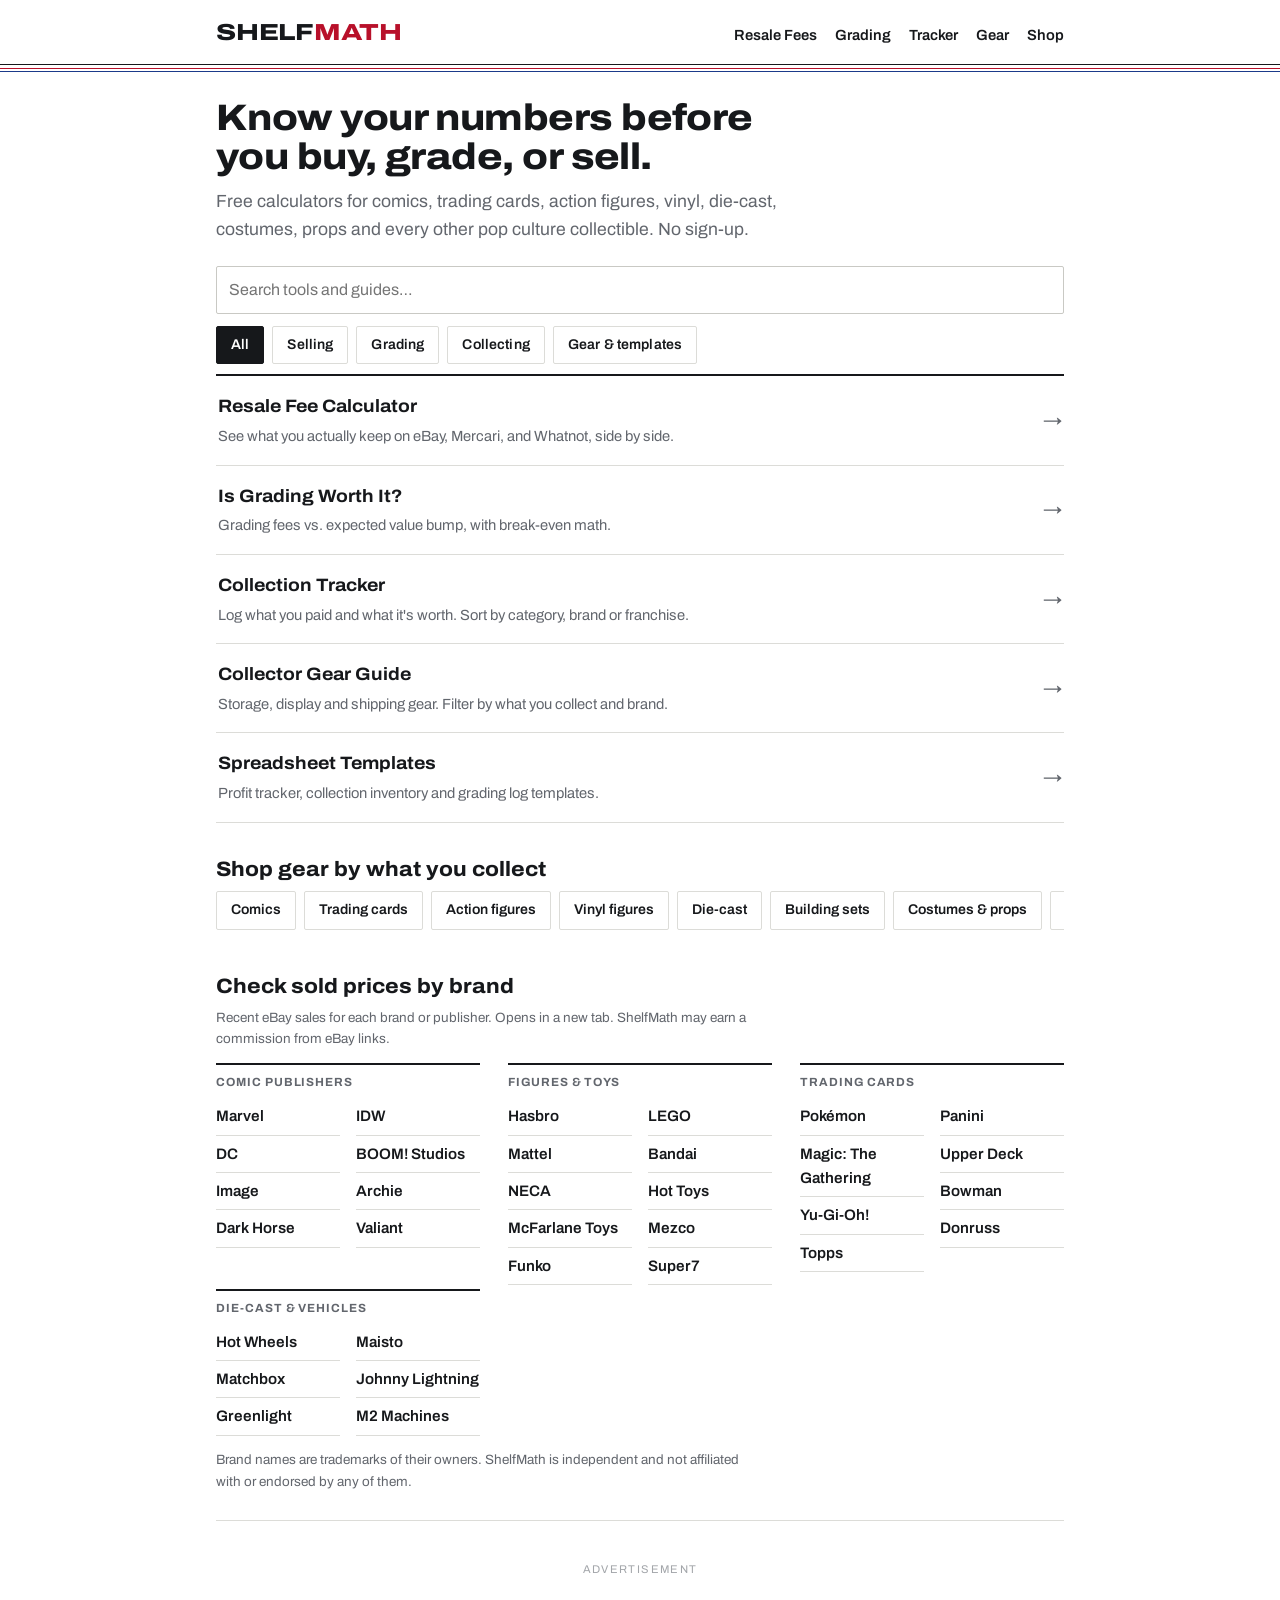
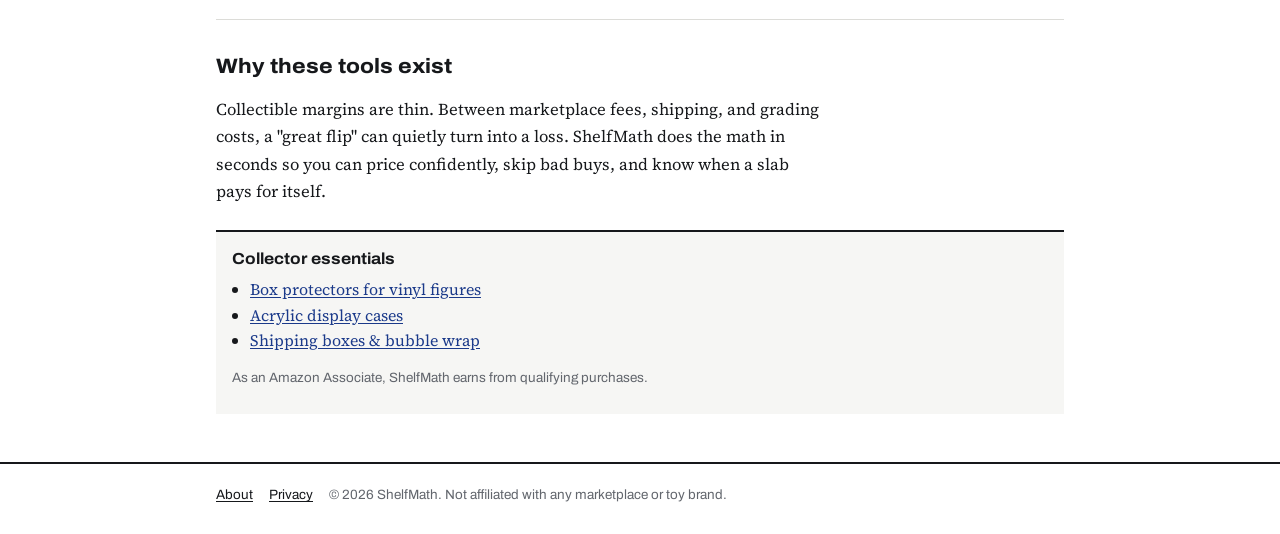
<file: index.html>
<!doctype html>
<html lang="en">
<head>
<meta charset="utf-8">
<meta name="viewport" content="width=device-width,initial-scale=1">
<title>ShelfMath — Free Calculators for Collectors & Resellers: Toys, Comics, Cards</title>
<meta name="description" content="Free tools for collectors and resellers of toys, comics, cards, figures and props: compare eBay, Mercari and Whatnot fees, decide if grading is worth it, and track your collection's value.">
<link rel="canonical" href="https://mwauchope.github.io/shelfmath/">
<link rel="stylesheet" href="style.css">
<link rel="icon" href="favicon.svg" type="image/svg+xml">
<meta property="og:image" content="https://mwauchope.github.io/shelfmath/logo.png">
<meta property="og:site_name" content="ShelfMath">
<!-- AdSense: paste your auto-ads script tag here after approval -->
</head>
<body>
<header><div class="wrap"><a class="logo" href="./">Shelf<span>Math</span></a>
<nav><a href="resale-calculator.html">Resale Fees</a><a href="grading-calculator.html">Grading</a><a href="collection-tracker.html">Tracker</a><a href="gear.html">Gear</a><a href="shop.html">Shop</a></nav></div></header>
<main class="wrap">
<h1>Know your numbers before you buy, grade, or sell.</h1>
<p class="lead">Free calculators for comics, trading cards, action figures, vinyl, die-cast, costumes, props and every other pop culture collectible. No sign-up.</p>
<style>
.chips{display:flex;gap:8px;overflow-x:auto;padding:2px 0 10px;scrollbar-width:none}
.chips::-webkit-scrollbar{display:none}
.chip{flex:none;font-size:.88rem;font-weight:600;border:1px solid var(--line);border-radius:2px;padding:7px 14px;background:var(--card);color:var(--ink);cursor:pointer;text-decoration:none}
.chip[aria-pressed="true"]{background:var(--ink);color:var(--bg);border-color:var(--ink)}
.tool[hidden]{display:none}
</style>
<input id="toolq" type="search" placeholder="Search tools and guides…" aria-label="Search tools and guides" style="margin-bottom:10px">
<div class="chips" id="topics" role="group" aria-label="Filter by topic">
<button class="chip" type="button" data-t="all" aria-pressed="true">All</button><button class="chip" type="button" data-t="selling" aria-pressed="false">Selling</button><button class="chip" type="button" data-t="grading" aria-pressed="false">Grading</button><button class="chip" type="button" data-t="collecting" aria-pressed="false">Collecting</button><button class="chip" type="button" data-t="gear" aria-pressed="false">Gear & templates</button>
</div>
<div class="grid" id="tools">
<a class="tool" href="resale-calculator.html" data-tags="selling"><b>Resale Fee Calculator</b><small>See what you actually keep on eBay, Mercari, and Whatnot, side by side.</small></a>
<a class="tool" href="grading-calculator.html" data-tags="grading selling"><b>Is Grading Worth It?</b><small>Grading fees vs. expected value bump, with break-even math.</small></a>
<a class="tool" href="collection-tracker.html" data-tags="collecting"><b>Collection Tracker</b><small>Log what you paid and what it's worth. Sort by category, brand or franchise.</small></a>
<a class="tool" href="gear.html" data-tags="gear collecting"><b>Collector Gear Guide</b><small>Storage, display and shipping gear. Filter by what you collect and brand.</small></a>
<a class="tool" href="shop.html" data-tags="gear selling grading collecting"><b>Spreadsheet Templates</b><small>Profit tracker, collection inventory and grading log templates.</small></a>
</div>
<p class="note" id="noTools" hidden>No tools match. Try another word.</p>
<h2>Shop gear by what you collect</h2>
<div class="chips">
<a class="chip" href="gear.html#genre=Comics">Comics</a><a class="chip" href="gear.html#genre=Trading+cards">Trading cards</a><a class="chip" href="gear.html#genre=Action+figures">Action figures</a><a class="chip" href="gear.html#genre=Vinyl+figures">Vinyl figures</a><a class="chip" href="gear.html#genre=Die-cast">Die-cast</a><a class="chip" href="gear.html#genre=Building+sets">Building sets</a><a class="chip" href="gear.html#genre=Costumes+%26+props">Costumes & props</a><a class="chip" href="gear.html#genre=Posters+%26+memorabilia">Posters & memorabilia</a><a class="chip" href="gear.html#genre=Shipping">Shipping</a>
</div>
<script>
(function(){let t='all';const q=document.getElementById('toolq');
function apply(){const s=q.value.toLowerCase().trim();let n=0;
document.querySelectorAll('#tools .tool').forEach(a=>{const tags=(a.dataset.tags||'');const okT=t==='all'||!tags||tags.split(' ').includes(t);const okS=!s||a.textContent.toLowerCase().includes(s);a.hidden=!(okT&&okS);if(!a.hidden)n++});
document.getElementById('noTools').hidden=n>0;
document.querySelectorAll('#topics .chip').forEach(c=>c.setAttribute('aria-pressed',c.dataset.t===t))}
document.getElementById('topics').addEventListener('click',e=>{const b=e.target.closest('.chip');if(b){t=b.dataset.t;apply()}});
q.addEventListener('input',apply);})();
</script>
<h2>Check sold prices by brand</h2>
<p class="note" style="margin-top:0">Recent eBay sales for each brand or publisher. Opens in a new tab. ShelfMath may earn a commission from eBay links.</p>
<style>
.brands{display:grid;grid-template-columns:repeat(auto-fit,minmax(240px,1fr));gap:4px 28px;margin-top:12px}
.brands section{border-top:2px solid var(--ink);padding-top:8px}
.brands h3{margin:0 0 6px;font-size:.74rem;letter-spacing:.08em;text-transform:uppercase;color:var(--muted)}
.brands ul{list-style:none;margin:0;padding:0;columns:2;column-gap:16px}
.brands li{break-inside:avoid;font-family:var(--body)}
.brands a{display:block;padding:6px 0;border-bottom:1px solid var(--line);color:var(--ink);text-decoration:none;font-weight:600;font-size:.95rem}
.brands a:hover{color:var(--accent)}
</style>
<div class="brands" id="brands"></div>
<p class="note">Brand names are trademarks of their owners. ShelfMath is independent and not affiliated with or endorsed by any of them.</p>
<script>
(function(){
const EPN='&mkevt=1&mkcid=1&mkrid=711-53200-19255-0&campid=YOURCAMPID&toolid=10001&customid=brands';
const B={
 'Comic publishers':[['Marvel','marvel comics'],['DC','dc comics'],['Image','image comics'],['Dark Horse','dark horse comics'],['IDW','idw comics'],['BOOM! Studios','boom studios comics'],['Archie','archie comics'],['Valiant','valiant comics']],
 'Figures & toys':[['Hasbro','hasbro action figure'],['Mattel','mattel action figure'],['NECA','neca figure'],['McFarlane Toys','mcfarlane toys figure'],['Funko','funko pop'],['LEGO','lego set'],['Bandai','bandai figure'],['Hot Toys','hot toys figure'],['Mezco','mezco one 12'],['Super7','super7 figure']],
 'Trading cards':[['Pokémon','pokemon cards'],['Magic: The Gathering','magic the gathering cards'],['Yu-Gi-Oh!','yugioh cards'],['Topps','topps cards'],['Panini','panini cards'],['Upper Deck','upper deck cards'],['Bowman','bowman cards'],['Donruss','donruss cards']],
 'Die-cast & vehicles':[['Hot Wheels','hot wheels'],['Matchbox','matchbox cars'],['Greenlight','greenlight diecast'],['Maisto','maisto diecast'],['Johnny Lightning','johnny lightning diecast'],['M2 Machines','m2 machines diecast']],
};
const esc=s=>String(s).replace(/[&<>"]/g,c=>({'&':'&amp;','<':'&lt;','>':'&gt;','"':'&quot;'}[c]));
document.getElementById('brands').innerHTML=Object.entries(B).map(([g,list])=>`<section><h3>${esc(g)}</h3><ul>${list.map(([n,q])=>`<li><a rel="sponsored nofollow noopener" target="_blank" href="https://www.ebay.com/sch/i.html?_nkw=${encodeURIComponent(q)}&LH_Sold=1&LH_Complete=1${EPN}">${esc(n)}</a></li>`).join('')}</ul></section>`).join('');
})();
</script>
<div class="ad"><!-- Ad slot: home-mid -->Advertisement</div>
<h2>Why these tools exist</h2>
<p>Collectible margins are thin. Between marketplace fees, shipping, and grading costs, a "great flip" can quietly turn into a loss. ShelfMath does the math in seconds so you can price confidently, skip bad buys, and know when a slab pays for itself.</p>
<div class="aff"><b>Collector essentials</b>
<ul>
<li><a rel="sponsored nofollow" href="https://www.amazon.com/s?k=vinyl+figure+box+protectors&tag=YOURTAG-20">Box protectors for vinyl figures</a></li>
<li><a rel="sponsored nofollow" href="https://www.amazon.com/s?k=acrylic+display+case+action+figure&tag=YOURTAG-20">Acrylic display cases</a></li>
<li><a rel="sponsored nofollow" href="https://www.amazon.com/s?k=shipping+boxes+bubble+wrap+kit&tag=YOURTAG-20">Shipping boxes & bubble wrap</a></li>
</ul><p class="note">As an Amazon Associate, ShelfMath earns from qualifying purchases.</p></div>
<div class="card" hidden data-newsletter><b>Fee changes & flip tips, once a month</b>
<p class="note" style="margin:4px 0 10px">Marketplace fee updates, new free tools, and what's selling in comics, cards and figures. No spam.</p>
<form name="newsletter" method="POST" data-netlify="true" netlify-honeypot="bot-field" action="thanks.html">
<input type="hidden" name="form-name" value="newsletter"><p hidden><label>Leave blank <input name="bot-field"></label></p>
<div style="display:flex;gap:10px"><input type="email" name="email" required placeholder="you@email.com" aria-label="Email address"><button type="submit">Subscribe</button></div>
</form></div>
</main>
<footer><div class="wrap"><a href="about.html">About</a><a href="privacy.html">Privacy</a><span>© 2026 ShelfMath. Not affiliated with any marketplace or toy brand.</span></div></footer>
</body>
</html>
</file>
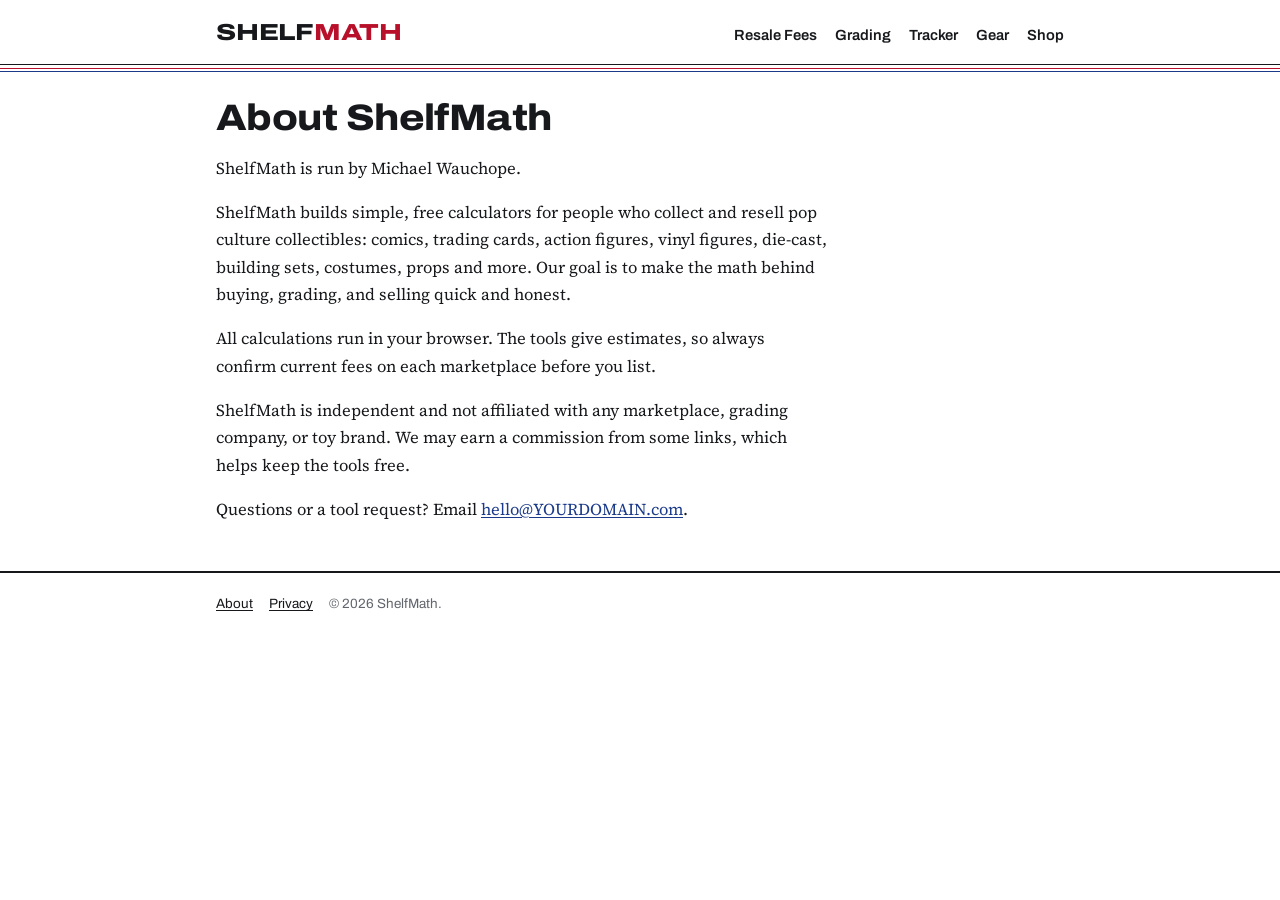
<file: about.html>
<!doctype html>
<html lang="en">
<head>
<meta charset="utf-8">
<meta name="viewport" content="width=device-width,initial-scale=1">
<title>About | ShelfMath</title>
<meta name="description" content="About ShelfMath, free calculators for collectible toy collectors and resellers.">
<link rel="stylesheet" href="style.css">
<link rel="icon" href="favicon.svg" type="image/svg+xml">
<meta property="og:image" content="https://mwauchope.github.io/shelfmath/logo.png">
<meta property="og:site_name" content="ShelfMath">
</head>
<body>
<header><div class="wrap"><a class="logo" href="./">Shelf<span>Math</span></a>
<nav><a href="resale-calculator.html">Resale Fees</a><a href="grading-calculator.html">Grading</a><a href="collection-tracker.html">Tracker</a><a href="gear.html">Gear</a><a href="shop.html">Shop</a></nav></div></header>
<main class="wrap">
<h1>About ShelfMath</h1>
<p>ShelfMath is run by Michael Wauchope.</p>
<p>ShelfMath builds simple, free calculators for people who collect and resell pop culture collectibles: comics, trading cards, action figures, vinyl figures, die-cast, building sets, costumes, props and more. Our goal is to make the math behind buying, grading, and selling quick and honest.</p>
<p>All calculations run in your browser. The tools give estimates, so always confirm current fees on each marketplace before you list.</p>
<p>ShelfMath is independent and not affiliated with any marketplace, grading company, or toy brand. We may earn a commission from some links, which helps keep the tools free.</p>
<p>Questions or a tool request? Email <a href="mailto:hello@YOURDOMAIN.com">hello@YOURDOMAIN.com</a>.</p>
</main>
<footer><div class="wrap"><a href="about.html">About</a><a href="privacy.html">Privacy</a><span>© 2026 ShelfMath.</span></div></footer>
</body>
</html>
</file>
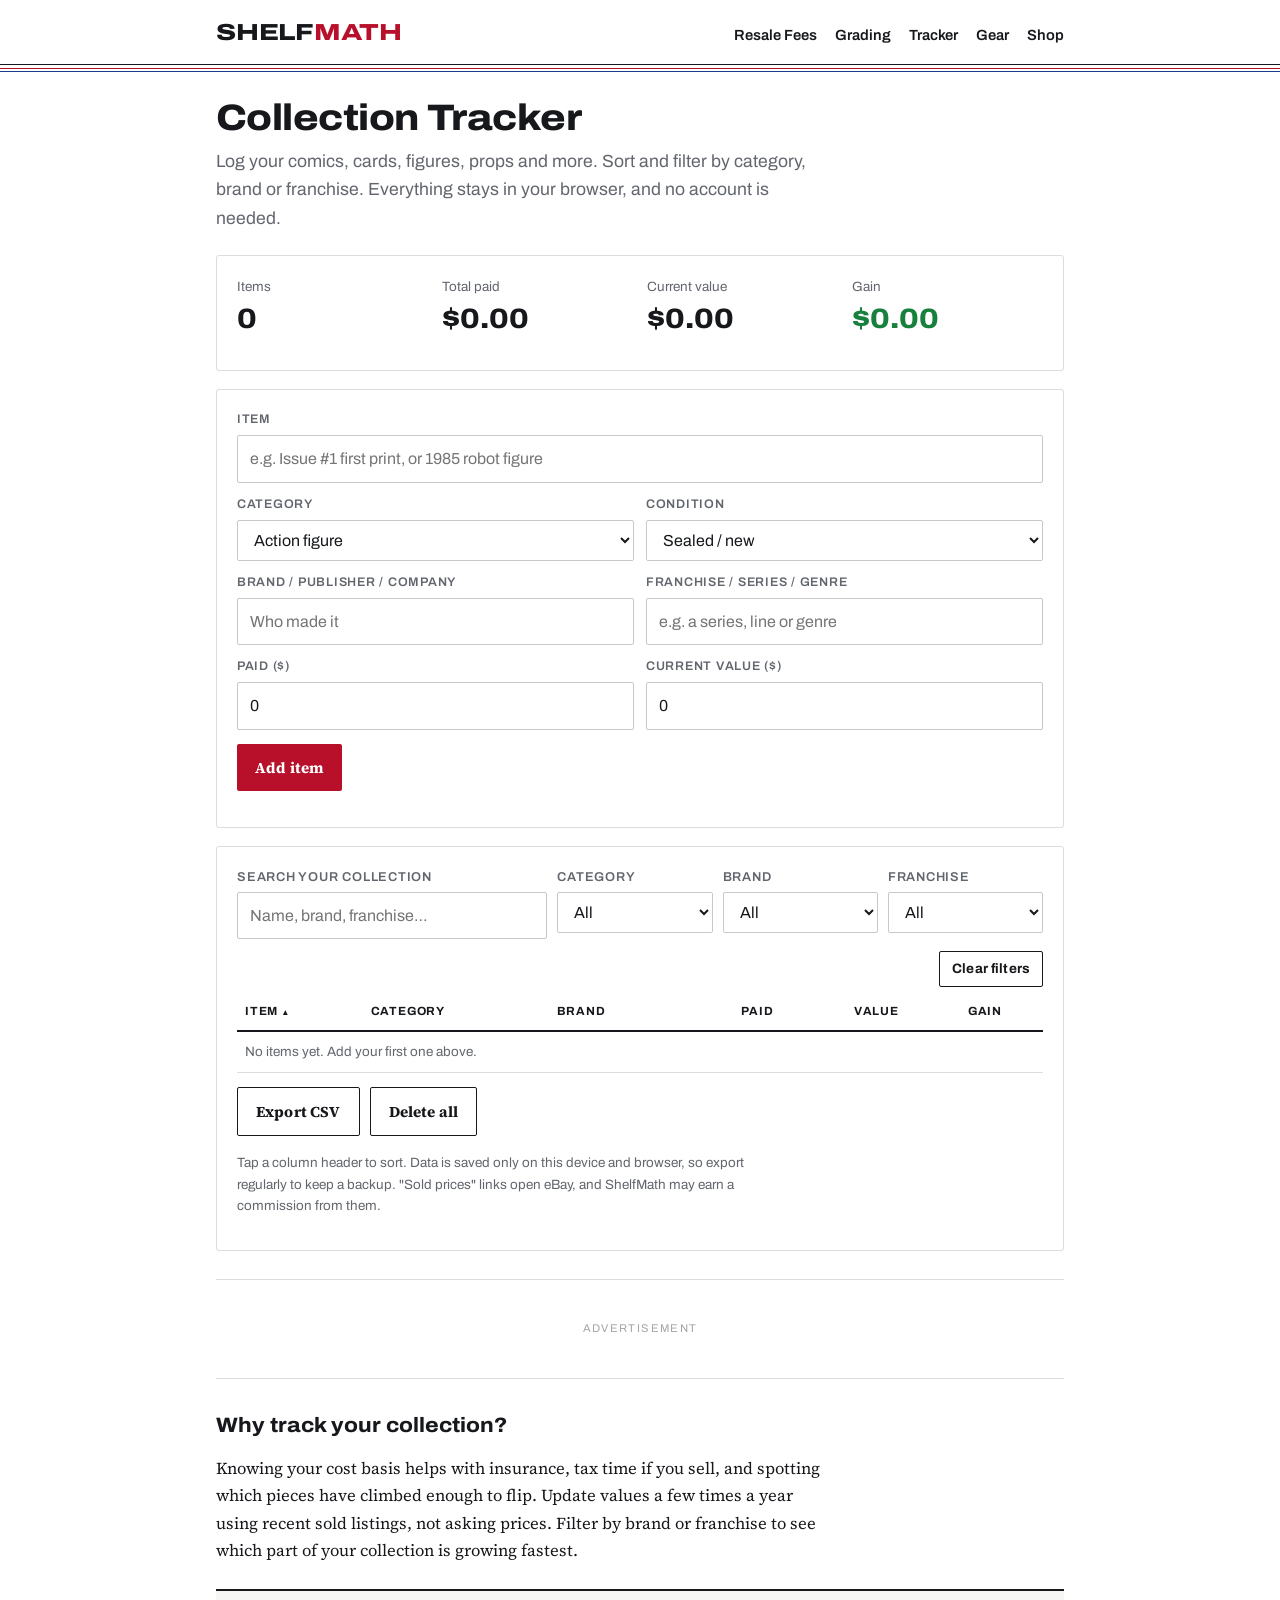
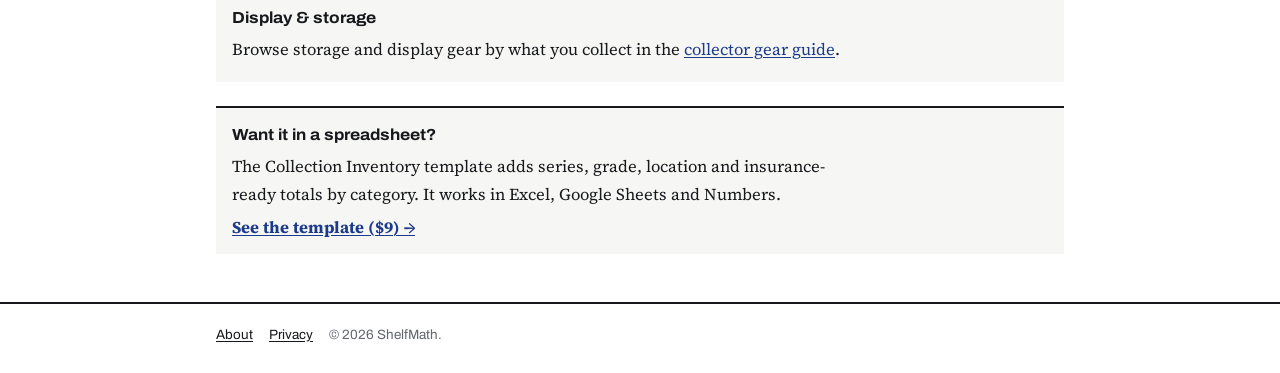
<file: collection-tracker.html>
<!doctype html>
<html lang="en">
<head>
<meta charset="utf-8">
<meta name="viewport" content="width=device-width,initial-scale=1">
<title>Free Collection Tracker for Comics, Cards & Figures | ShelfMath</title>
<meta name="description" content="Track your comic, card, figure or toy collection for free. Sort and filter by category, brand or franchise, see total value and gain, and export to CSV.">
<link rel="canonical" href="https://mwauchope.github.io/shelfmath/collection-tracker.html">
<link rel="stylesheet" href="style.css">
<link rel="icon" href="favicon.svg" type="image/svg+xml">
<meta property="og:image" content="https://mwauchope.github.io/shelfmath/logo.png">
<meta property="og:site_name" content="ShelfMath">
<!-- AdSense: paste your auto-ads script tag here after approval -->
<style>
.filters{display:grid;grid-template-columns:2fr 1fr 1fr 1fr;gap:10px}
@media (max-width:640px){.filters{grid-template-columns:1fr 1fr}.filters .search{grid-column:1/-1}}
.filters label{margin:0 0 4px;font-size:.8rem;color:var(--muted)}
th.sortable{cursor:pointer;user-select:none;white-space:nowrap}
th.sortable:hover{color:var(--ink)}
th.sortable[aria-sort="ascending"]::after{content:" ▲";font-size:.7em}
th.sortable[aria-sort="descending"]::after{content:" ▼";font-size:.7em}
td .sub{color:var(--muted);font-size:.8rem}
.rm{padding:4px 9px;font-size:.85rem}
.bar{display:flex;justify-content:space-between;align-items:center;gap:10px;flex-wrap:wrap;margin:12px 0 6px}
</style>
</head>
<body>
<header><div class="wrap"><a class="logo" href="./">Shelf<span>Math</span></a>
<nav><a href="resale-calculator.html">Resale Fees</a><a href="grading-calculator.html">Grading</a><a href="collection-tracker.html">Tracker</a><a href="gear.html">Gear</a><a href="shop.html">Shop</a></nav></div></header>
<main class="wrap">
<h1>Collection Tracker</h1>
<p class="lead">Log your comics, cards, figures, props and more. Sort and filter by category, brand or franchise. Everything stays in your browser, and no account is needed.</p>

<div class="card">
<div class="grid" style="grid-template-columns:repeat(auto-fit,minmax(150px,1fr))">
<div><div class="note" id="lblCount">Items</div><div class="big" id="count">0</div></div>
<div><div class="note">Total paid</div><div class="big" id="paid">$0</div></div>
<div><div class="note">Current value</div><div class="big" id="value">$0</div></div>
<div><div class="note">Gain</div><div class="big" id="gain">$0</div></div>
</div>
<p class="note" id="scope" style="margin:8px 0 0"></p>
</div>

<div class="card">
<form id="f">
<label for="name" style="margin-top:0">Item</label><input id="name" required placeholder="e.g. Issue #1 first print, or 1985 robot figure">
<div class="row">
<div><label for="cat">Category</label><select id="cat"><option>Action figure</option><option>Comic</option><option>Trading card</option><option>Vinyl figure</option><option>Die-cast</option><option>Building set</option><option>Costume / prop</option><option>Poster / memorabilia</option><option>Video game</option><option>Plush</option><option>Other</option></select></div>
<div><label for="cond">Condition</label><select id="cond"><option>Sealed / new</option><option>Mint / near mint</option><option>Loose, complete</option><option>Loose, incomplete</option><option>Graded</option><option>Used / played</option></select></div>
</div>
<div class="row">
<div><label for="brand">Brand / publisher / company</label><input id="brand" list="brandList" placeholder="Who made it"><datalist id="brandList"></datalist></div>
<div><label for="fran">Franchise / series / genre</label><input id="fran" list="franList" placeholder="e.g. a series, line or genre"><datalist id="franList"></datalist></div>
</div>
<div class="row">
<div><label for="cost">Paid ($)</label><input id="cost" type="number" inputmode="decimal" min="0" step="0.01" value="0"></div>
<div><label for="val">Current value ($)</label><input id="val" type="number" inputmode="decimal" min="0" step="0.01" value="0"></div>
</div>
<p style="margin-top:14px"><button type="submit">Add item</button></p>
</form>
</div>

<div class="card">
<div class="filters">
<div class="search"><label for="q">Search your collection</label><input id="q" type="search" placeholder="Name, brand, franchise…"></div>
<div><label for="fCat">Category</label><select id="fCat"></select></div>
<div><label for="fBrand">Brand</label><select id="fBrand"></select></div>
<div><label for="fFran">Franchise</label><select id="fFran"></select></div>
</div>
<div class="bar"><span class="note" id="showing"></span><button class="ghost" id="clearF" type="button" style="padding:6px 12px;font-size:.85rem">Clear filters</button></div>
<div class="tablewrap"><table>
<thead><tr>
<th class="sortable" data-k="name">Item</th><th class="sortable" data-k="cat">Category</th><th class="sortable" data-k="brand">Brand</th>
<th class="sortable num" data-k="cost">Paid</th><th class="sortable num" data-k="val">Value</th><th class="sortable num" data-k="gain">Gain</th><th></th>
</tr></thead>
<tbody id="list"></tbody>
</table></div>
<p style="margin-top:14px;display:flex;gap:10px;flex-wrap:wrap"><button class="ghost" id="csv" type="button">Export CSV</button><button class="ghost" id="clear" type="button">Delete all</button></p>
<p class="note">Tap a column header to sort. Data is saved only on this device and browser, so export regularly to keep a backup. "Sold prices" links open eBay, and ShelfMath may earn a commission from them.</p>
</div>

<div class="ad"><!-- Ad slot: tracker-mid -->Advertisement</div>

<h2>Why track your collection?</h2>
<p>Knowing your cost basis helps with insurance, tax time if you sell, and spotting which pieces have climbed enough to flip. Update values a few times a year using recent sold listings, not asking prices. Filter by brand or franchise to see which part of your collection is growing fastest.</p>

<div class="aff"><b>Display & storage</b>
<p style="margin:6px 0">Browse storage and display gear by what you collect in the <a href="gear.html">collector gear guide</a>.</p>
</div>
<div class="aff"><b>Want it in a spreadsheet?</b><p style="margin:6px 0">The Collection Inventory template adds series, grade, location and insurance-ready totals by category. It works in Excel, Google Sheets and Numbers.</p><p style="margin:0"><a href="shop.html"><b>See the template ($9) →</b></a></p></div>
<div class="card" hidden data-newsletter><b>Fee changes & flip tips, once a month</b>
<p class="note" style="margin:4px 0 10px">Marketplace fee updates, new free tools, and what's selling in comics, cards and figures. No spam.</p>
<form name="newsletter" method="POST" data-netlify="true" netlify-honeypot="bot-field" action="thanks.html">
<input type="hidden" name="form-name" value="newsletter"><p hidden><label>Leave blank <input name="bot-field"></label></p>
<div style="display:flex;gap:10px"><input type="email" name="email" required placeholder="you@email.com" aria-label="Email address"><button type="submit">Subscribe</button></div>
</form></div>
</main>
<footer><div class="wrap"><a href="about.html">About</a><a href="privacy.html">Privacy</a><span>© 2026 ShelfMath.</span></div></footer>
<script>
const KEY='shelfmath-collection';
const EPN='&mkevt=1&mkcid=1&mkrid=711-53200-19255-0&campid=YOURCAMPID&toolid=10001';
let items=[];
try{items=JSON.parse(localStorage.getItem(KEY))||[]}catch(e){items=[]}
items=items.map(i=>({name:i.name||'',cat:i.cat||'Other',cond:i.cond||'',brand:i.brand||'',fran:i.fran||'',cost:+i.cost||0,val:+i.val||0,id:i.id||Math.random().toString(36).slice(2)}));
const $=id=>document.getElementById(id);
const fmt=n=>(n<0?'-$':'$')+Math.abs(n).toLocaleString(undefined,{minimumFractionDigits:2,maximumFractionDigits:2});
const esc=s=>String(s).replace(/[&<>"]/g,c=>({'&':'&amp;','<':'&lt;','>':'&gt;','"':'&quot;'}[c]));
const st={q:'',cat:'All',brand:'All',fran:'All',sortK:'name',sortDir:1};
function save(){try{localStorage.setItem(KEY,JSON.stringify(items))}catch(e){}}
const uniq=k=>[...new Set(items.map(i=>i[k]).filter(Boolean))].sort((a,b)=>a.localeCompare(b));
function fillSelect(el,vals,cur){el.innerHTML=['All',...vals].map(v=>`<option>${esc(v)}</option>`).join('');el.value=vals.includes(cur)?cur:'All';return el.value}
function render(){
  st.cat=fillSelect($('fCat'),uniq('cat'),st.cat);
  st.brand=fillSelect($('fBrand'),uniq('brand'),st.brand);
  st.fran=fillSelect($('fFran'),uniq('fran'),st.fran);
  const COMMON=['Marvel','DC','Image','Dark Horse','IDW','BOOM! Studios','Hasbro','Mattel','NECA','McFarlane Toys','Funko','LEGO','Bandai','Hot Toys','Mezco','Super7','Pokémon','Magic: The Gathering','Yu-Gi-Oh!','Topps','Panini','Upper Deck','Hot Wheels','Matchbox','Greenlight'];
  $('brandList').innerHTML=[...new Set([...uniq('brand'),...COMMON])].map(v=>`<option value="${esc(v)}">`).join('');
  $('franList').innerHTML=uniq('fran').map(v=>`<option value="${esc(v)}">`).join('');
  const q=st.q.toLowerCase().trim();
  let list=items.filter(i=>(st.cat==='All'||i.cat===st.cat)&&(st.brand==='All'||i.brand===st.brand)&&(st.fran==='All'||i.fran===st.fran)&&(!q||[i.name,i.brand,i.fran,i.cat,i.cond].join(' ').toLowerCase().includes(q)));
  const key=i=>st.sortK==='gain'?i.val-i.cost:i[st.sortK];
  list.sort((a,b)=>{const x=key(a),y=key(b);return (typeof x==='number'?x-y:String(x).localeCompare(String(y)))*st.sortDir});
  document.querySelectorAll('th.sortable').forEach(th=>th.setAttribute('aria-sort',th.dataset.k===st.sortK?(st.sortDir>0?'ascending':'descending'):'none'));
  $('list').innerHTML=list.length?list.map(it=>{const g=it.val-it.cost;
    const sub=[it.fran,it.cond].filter(Boolean).map(esc).join(' · ');
    return`<tr><td><b>${esc(it.name)}</b><br><span class="sub">${sub}${sub?' · ':''}<a rel="sponsored nofollow noopener" target="_blank" href="https://www.ebay.com/sch/i.html?_nkw=${encodeURIComponent(it.name)}&LH_Sold=1&LH_Complete=1${EPN}&customid=tracker">sold prices</a></span></td><td>${esc(it.cat)}</td><td>${esc(it.brand)||'<span class="sub">—</span>'}</td><td class="num">${fmt(it.cost)}</td><td class="num">${fmt(it.val)}</td><td class="num ${g>=0?'pos':'neg'}">${fmt(g)}</td><td><button class="ghost rm" data-id="${it.id}" aria-label="Remove ${esc(it.name)}">✕</button></td></tr>`}).join('')
    :`<tr><td colspan="7" class="note">${items.length?'No items match these filters.':'No items yet. Add your first one above.'}</td></tr>`;
  const filtered=list.length!==items.length;
  const paid=list.reduce((a,b)=>a+b.cost,0),val=list.reduce((a,b)=>a+b.val,0);
  $('count').textContent=list.length;
  $('paid').textContent=fmt(paid);$('value').textContent=fmt(val);
  const g=$('gain');g.textContent=fmt(val-paid);g.className='big '+(val-paid>=0?'pos':'neg');
  $('scope').textContent=filtered?`Totals for the ${list.length} filtered item${list.length===1?'':'s'} (of ${items.length}).`:'';
  $('showing').textContent=items.length?`Showing ${list.length} of ${items.length}`:'';
}
$('f').addEventListener('submit',e=>{e.preventDefault();
  const v=id=>$(id).value.trim();
  items.push({name:v('name'),cat:v('cat'),cond:v('cond'),brand:v('brand'),fran:v('fran'),cost:parseFloat(v('cost'))||0,val:parseFloat(v('val'))||0,id:Math.random().toString(36).slice(2)});
  save();const keep={cat:v('cat'),brand:v('brand'),fran:v('fran')};e.target.reset();
  $('cat').value=keep.cat;$('brand').value=keep.brand;$('fran').value=keep.fran;
  render();$('name').focus();});
$('list').addEventListener('click',e=>{const b=e.target.closest('.rm');if(b){items=items.filter(i=>i.id!==b.dataset.id);save();render();}});
document.querySelectorAll('th.sortable').forEach(th=>th.addEventListener('click',()=>{const k=th.dataset.k;if(st.sortK===k)st.sortDir*=-1;else{st.sortK=k;st.sortDir=['cost','val','gain'].includes(k)?-1:1}render()}));
$('q').addEventListener('input',e=>{st.q=e.target.value;render()});
[['fCat','cat'],['fBrand','brand'],['fFran','fran']].forEach(([id,k])=>$(id).addEventListener('change',e=>{st[k]=e.target.value;render()}));
$('clearF').addEventListener('click',()=>{Object.assign(st,{q:'',cat:'All',brand:'All',fran:'All'});$('q').value='';render()});
$('clear').addEventListener('click',()=>{if(confirm('Delete every item in your collection?')){items=[];save();render();}});
$('csv').addEventListener('click',()=>{
  const q=s=>'"'+String(s).replace(/"/g,'""')+'"';
  const csv=['Item,Category,Brand,Franchise,Condition,Paid,Value,Gain'].concat(items.map(i=>[q(i.name),q(i.cat),q(i.brand),q(i.fran),q(i.cond),i.cost,i.val,(i.val-i.cost).toFixed(2)].join(','))).join('\n');
  const a=document.createElement('a');a.href=URL.createObjectURL(new Blob([csv],{type:'text/csv'}));a.download='collection.csv';a.click();});
render();
</script>
</body>
</html>
</file>
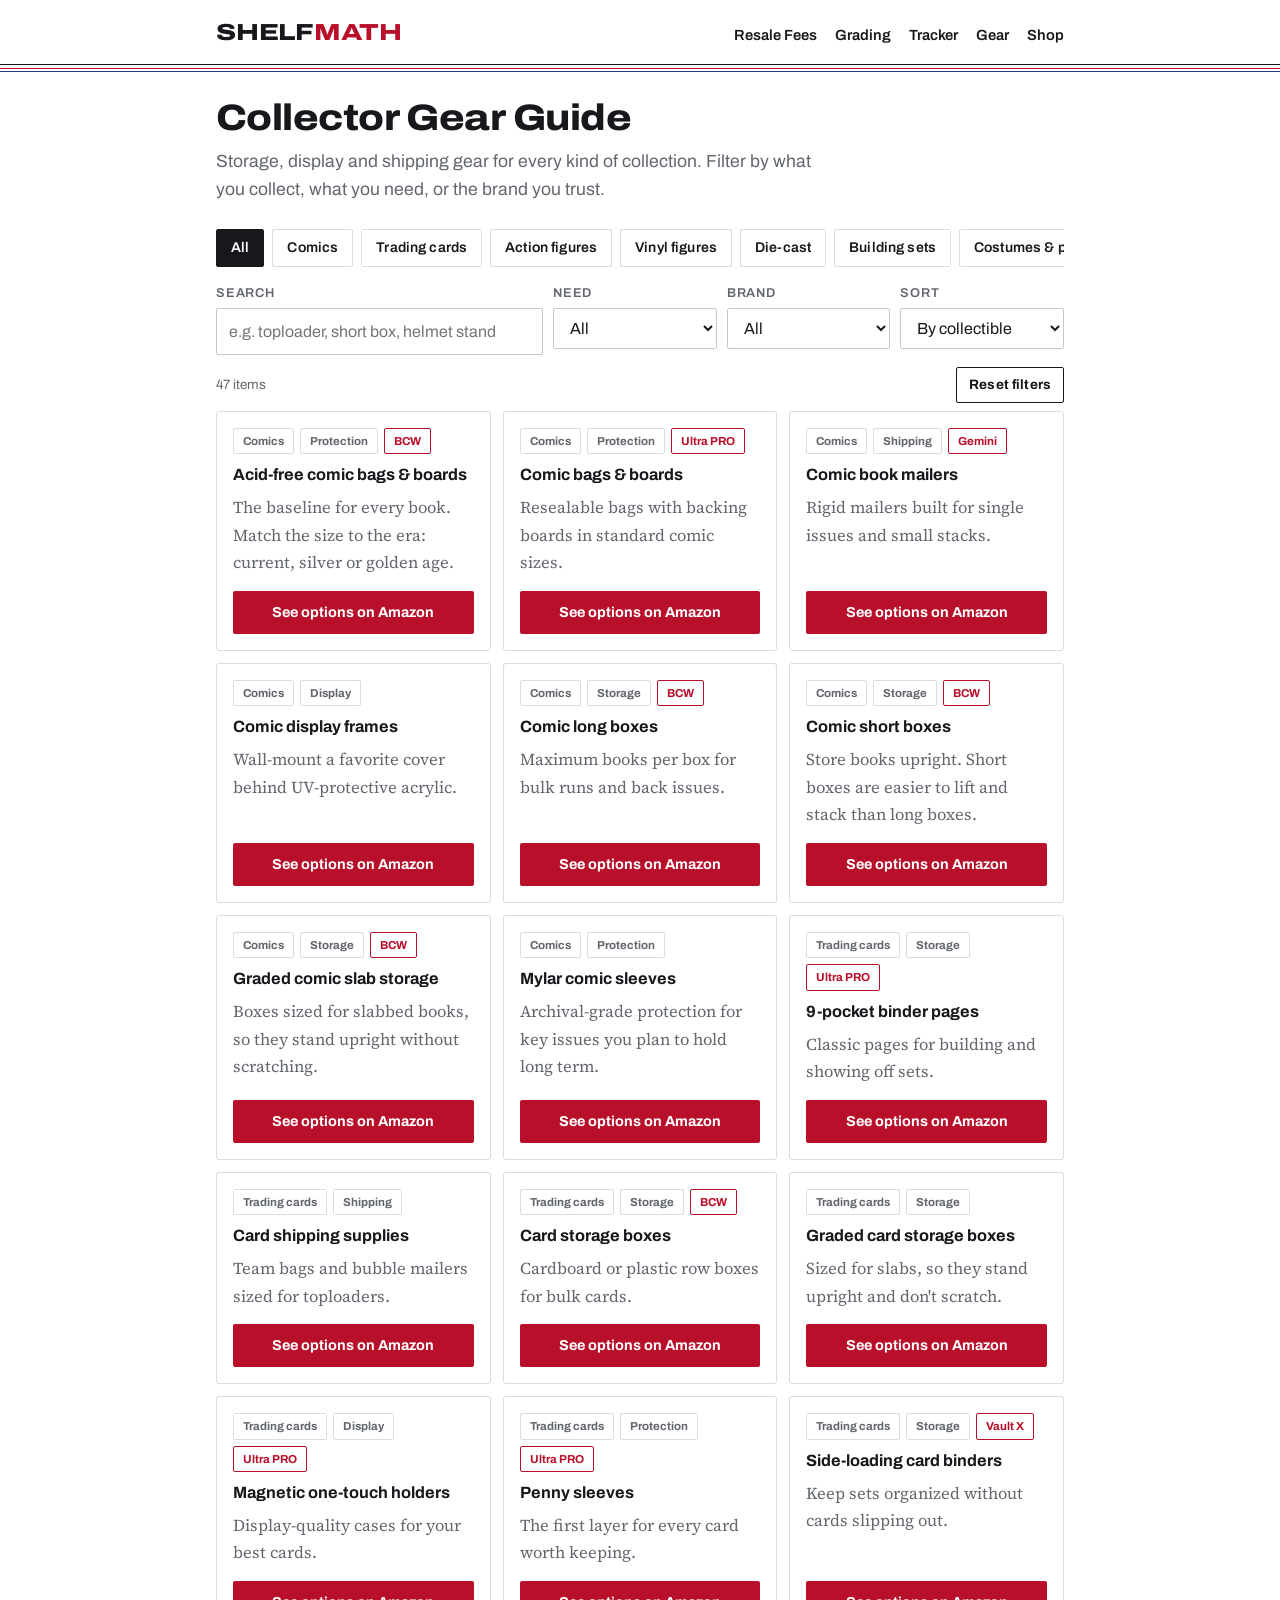
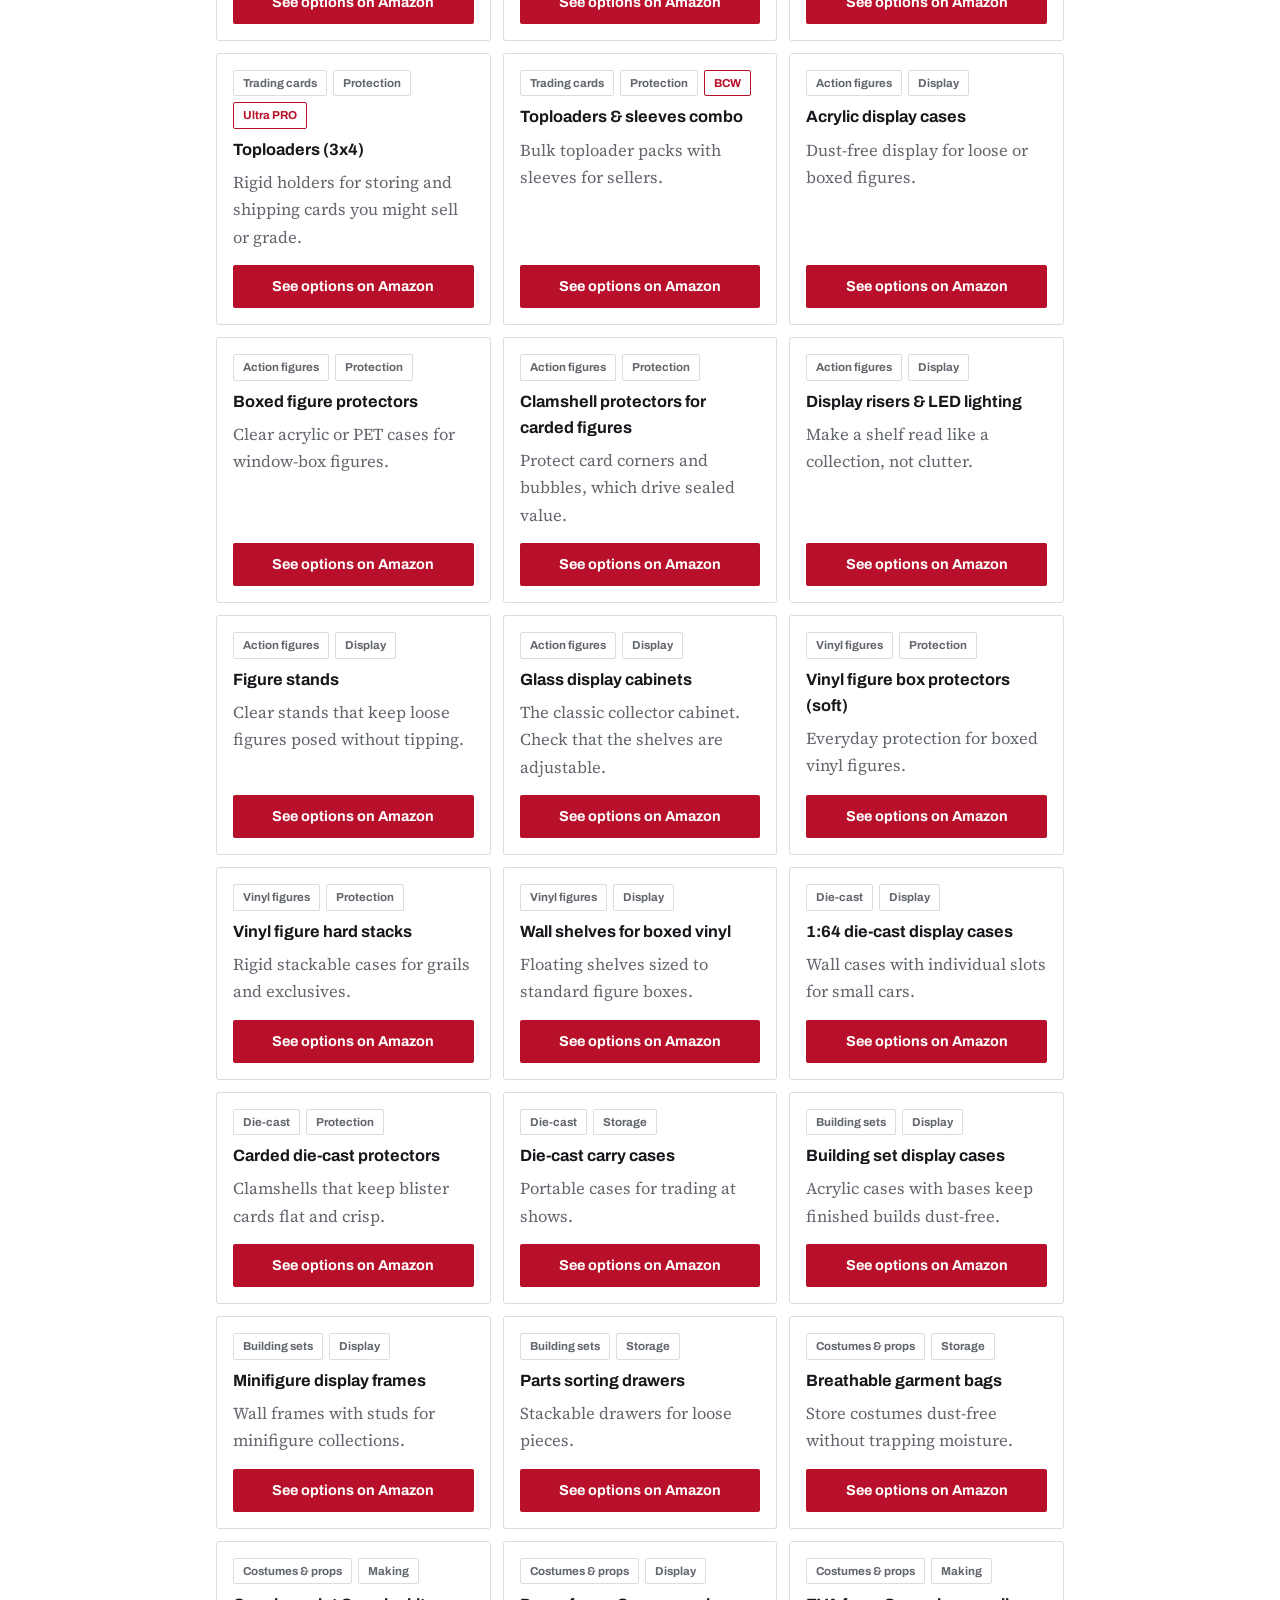
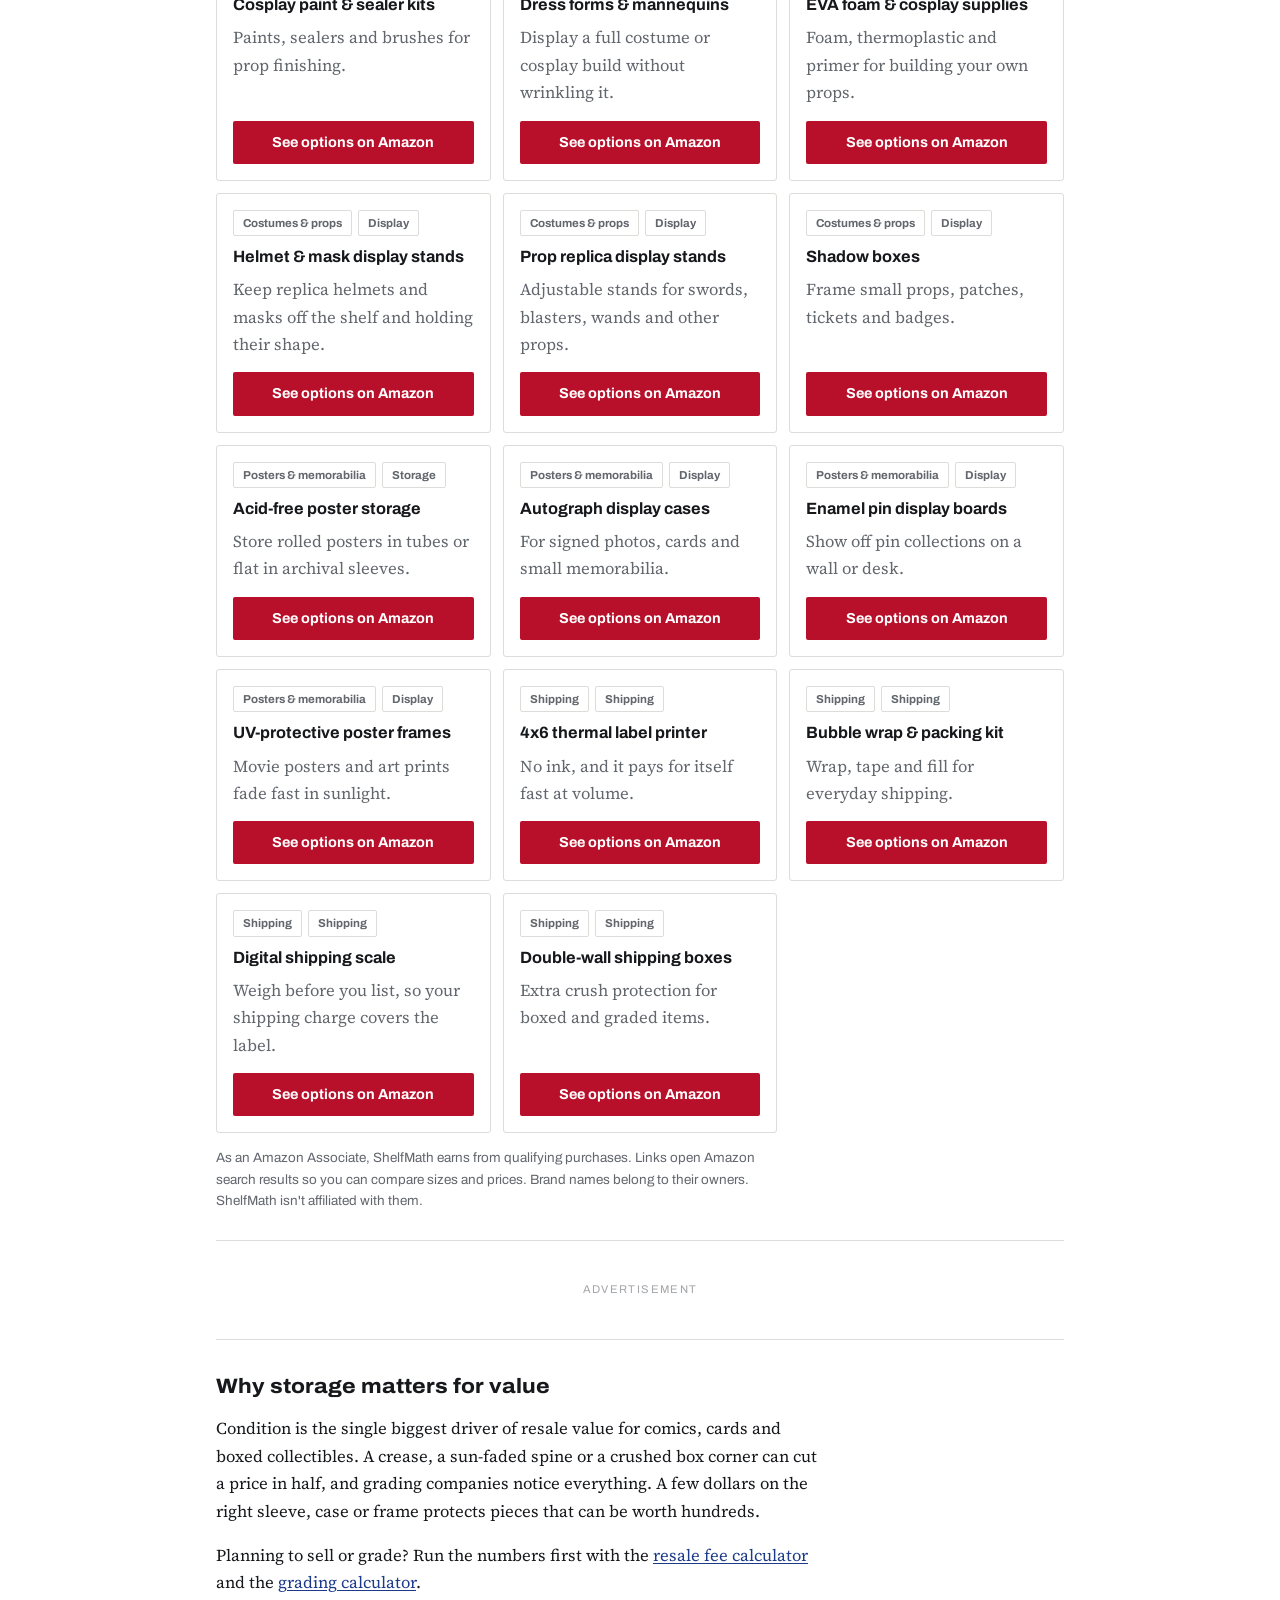
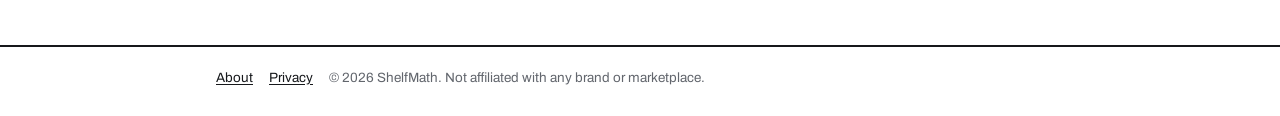
<file: gear.html>
<!doctype html>
<html lang="en">
<head>
<meta charset="utf-8">
<meta name="viewport" content="width=device-width,initial-scale=1">
<title>Collector Gear Guide: Storage & Display for Comics, Cards, Figures & Props | ShelfMath</title>
<meta name="description" content="Browse storage, display and shipping gear for comics, trading cards, action figures, vinyl, die-cast, building sets, costumes, props and memorabilia. Filter by type and brand.">
<link rel="canonical" href="https://mwauchope.github.io/shelfmath/gear.html">
<link rel="stylesheet" href="style.css">
<link rel="icon" href="favicon.svg" type="image/svg+xml">
<meta property="og:image" content="https://mwauchope.github.io/shelfmath/logo.png">
<meta property="og:site_name" content="ShelfMath">
<!-- AdSense: paste your auto-ads script tag here after approval -->
<style>
.chips{display:flex;gap:8px;overflow-x:auto;padding:2px 0 10px;scrollbar-width:none}
.chips::-webkit-scrollbar{display:none}
.chip{flex:none;font-size:.88rem;font-weight:600;border:1px solid var(--line);border-radius:2px;padding:7px 14px;background:var(--card);color:var(--ink);cursor:pointer}
.chip[aria-pressed="true"]{background:var(--ink);color:var(--bg);border-color:var(--ink)}
.filters{display:grid;grid-template-columns:2fr 1fr 1fr 1fr;gap:10px;margin:6px 0 4px}
@media (max-width:640px){.filters{grid-template-columns:1fr 1fr}.filters .search{grid-column:1/-1}}
.filters label{margin:0 0 4px;font-size:.8rem;color:var(--muted)}
.count{display:flex;justify-content:space-between;align-items:center;margin:12px 0 4px}
.count button{padding:6px 12px;font-size:.85rem}
.items{display:grid;grid-template-columns:repeat(auto-fill,minmax(250px,1fr));gap:12px;margin-top:8px}
.item{display:flex;flex-direction:column;background:var(--card);border:1px solid var(--line);border-radius:3px;padding:16px}
.item .meta{display:flex;flex-wrap:wrap;gap:6px;margin-bottom:8px}
.pill{font-size:.72rem;font-weight:700;border-radius:2px;padding:3px 9px;background:var(--bg);border:1px solid var(--line);color:var(--muted)}
.pill.brand{color:var(--accent);border-color:var(--accent)}
.item b{font-size:1.02rem}
.item p{color:var(--muted);font-size:.9rem;margin:6px 0 14px;flex:1}
.item a.btn{display:block;text-align:center;background:var(--accent);color:#fff;text-decoration:none;font-weight:700;font-size:.9rem;padding:10px;border-radius:2px}
.empty{padding:30px;text-align:center;color:var(--muted)}
</style>
</head>
<body>
<header><div class="wrap"><a class="logo" href="./">Shelf<span>Math</span></a>
<nav><a href="resale-calculator.html">Resale Fees</a><a href="grading-calculator.html">Grading</a><a href="collection-tracker.html">Tracker</a><a href="gear.html">Gear</a><a href="shop.html">Shop</a></nav></div></header>
<main class="wrap">
<h1>Collector Gear Guide</h1>
<p class="lead">Storage, display and shipping gear for every kind of collection. Filter by what you collect, what you need, or the brand you trust.</p>

<div class="chips" id="chips" role="group" aria-label="What do you collect?"></div>
<div class="filters">
<div class="search"><label for="q">Search</label><input id="q" type="search" placeholder="e.g. toploader, short box, helmet stand"></div>
<div><label for="use">Need</label><select id="use"></select></div>
<div><label for="brand">Brand</label><select id="brand"></select></div>
<div><label for="sort">Sort</label><select id="sort"><option value="genre">By collectible</option><option value="az">Name A–Z</option><option value="za">Name Z–A</option><option value="brand">By brand</option><option value="use">By need</option></select></div>
</div>
<div class="count"><span class="note" id="count"></span><button class="ghost" id="reset" type="button">Reset filters</button></div>
<div class="items" id="items"></div>

<p class="note" style="margin-top:14px">As an Amazon Associate, ShelfMath earns from qualifying purchases. Links open Amazon search results so you can compare sizes and prices. Brand names belong to their owners. ShelfMath isn't affiliated with them.</p>

<div class="ad"><!-- Ad slot: gear-1 -->Advertisement</div>

<h2>Why storage matters for value</h2>
<p>Condition is the single biggest driver of resale value for comics, cards and boxed collectibles. A crease, a sun-faded spine or a crushed box corner can cut a price in half, and grading companies notice everything. A few dollars on the right sleeve, case or frame protects pieces that can be worth hundreds.</p>
<p>Planning to sell or grade? Run the numbers first with the <a href="resale-calculator.html">resale fee calculator</a> and the <a href="grading-calculator.html">grading calculator</a>.</p>
<div class="card" hidden data-newsletter><b>Fee changes & flip tips, once a month</b>
<p class="note" style="margin:4px 0 10px">Marketplace fee updates, new free tools, and what's selling in comics, cards and figures. No spam.</p>
<form name="newsletter" method="POST" data-netlify="true" netlify-honeypot="bot-field" action="thanks.html">
<input type="hidden" name="form-name" value="newsletter"><p hidden><label>Leave blank <input name="bot-field"></label></p>
<div style="display:flex;gap:10px"><input type="email" name="email" required placeholder="you@email.com" aria-label="Email address"><button type="submit">Subscribe</button></div>
</form></div>
</main>
<footer><div class="wrap"><a href="about.html">About</a><a href="privacy.html">Privacy</a><span>© 2026 ShelfMath. Not affiliated with any brand or marketplace.</span></div></footer>
<script>
const TAG='YOURTAG-20';
const GENRES=['Comics','Trading cards','Action figures','Vinyl figures','Die-cast','Building sets','Costumes & props','Posters & memorabilia','Shipping'];
// [name, description, collectible type, need, brand, amazon search]
const G=[
['Acid-free comic bags & boards','The baseline for every book. Match the size to the era: current, silver or golden age.','Comics','Protection','BCW','BCW comic bags and boards'],
['Comic bags & boards','Resealable bags with backing boards in standard comic sizes.','Comics','Protection','Ultra PRO','Ultra Pro comic bags boards'],
['Mylar comic sleeves','Archival-grade protection for key issues you plan to hold long term.','Comics','Protection','Generic','mylar comic sleeves'],
['Comic short boxes','Store books upright. Short boxes are easier to lift and stack than long boxes.','Comics','Storage','BCW','BCW comic short box'],
['Comic long boxes','Maximum books per box for bulk runs and back issues.','Comics','Storage','BCW','BCW comic long box'],
['Graded comic slab storage','Boxes sized for slabbed books, so they stand upright without scratching.','Comics','Storage','BCW','BCW graded comic slab box'],
['Comic display frames','Wall-mount a favorite cover behind UV-protective acrylic.','Comics','Display','Generic','comic book display frame uv'],
['Comic book mailers','Rigid mailers built for single issues and small stacks.','Comics','Shipping','Gemini','Gemini comic mailer'],
['Penny sleeves','The first layer for every card worth keeping.','Trading cards','Protection','Ultra PRO','Ultra Pro penny sleeves'],
['Toploaders (3x4)','Rigid holders for storing and shipping cards you might sell or grade.','Trading cards','Protection','Ultra PRO','Ultra Pro toploaders 3x4'],
['Toploaders & sleeves combo','Bulk toploader packs with sleeves for sellers.','Trading cards','Protection','BCW','BCW toploaders'],
['Magnetic one-touch holders','Display-quality cases for your best cards.','Trading cards','Display','Ultra PRO','Ultra Pro one touch magnetic holder'],
['Side-loading card binders','Keep sets organized without cards slipping out.','Trading cards','Storage','Vault X','Vault X binder'],
['9-pocket binder pages','Classic pages for building and showing off sets.','Trading cards','Storage','Ultra PRO','Ultra Pro 9 pocket pages'],
['Card storage boxes','Cardboard or plastic row boxes for bulk cards.','Trading cards','Storage','BCW','BCW card storage box'],
['Graded card storage boxes','Sized for slabs, so they stand upright and don\'t scratch.','Trading cards','Storage','Generic','graded card storage box'],
['Card shipping supplies','Team bags and bubble mailers sized for toploaders.','Trading cards','Shipping','Generic','team bags toploader bubble mailers'],
['Clamshell protectors for carded figures','Protect card corners and bubbles, which drive sealed value.','Action figures','Protection','Generic','carded action figure protector case'],
['Boxed figure protectors','Clear acrylic or PET cases for window-box figures.','Action figures','Protection','Generic','boxed action figure protector'],
['Acrylic display cases','Dust-free display for loose or boxed figures.','Action figures','Display','Generic','acrylic display case action figure'],
['Display risers & LED lighting','Make a shelf read like a collection, not clutter.','Action figures','Display','Generic','acrylic display risers led'],
['Glass display cabinets','The classic collector cabinet. Check that the shelves are adjustable.','Action figures','Display','Generic','glass display cabinet collectibles'],
['Figure stands','Clear stands that keep loose figures posed without tipping.','Action figures','Display','Generic','action figure display stand'],
['Vinyl figure box protectors (soft)','Everyday protection for boxed vinyl figures.','Vinyl figures','Protection','Generic','vinyl figure box protectors'],
['Vinyl figure hard stacks','Rigid stackable cases for grails and exclusives.','Vinyl figures','Protection','Generic','vinyl figure hard stack protector'],
['Wall shelves for boxed vinyl','Floating shelves sized to standard figure boxes.','Vinyl figures','Display','Generic','vinyl figure wall shelf'],
['1:64 die-cast display cases','Wall cases with individual slots for small cars.','Die-cast','Display','Generic','1:64 diecast display case'],
['Carded die-cast protectors','Clamshells that keep blister cards flat and crisp.','Die-cast','Protection','Generic','diecast card protector'],
['Die-cast carry cases','Portable cases for trading at shows.','Die-cast','Storage','Generic','diecast car carry case'],
['Building set display cases','Acrylic cases with bases keep finished builds dust-free.','Building sets','Display','Generic','acrylic display case building set'],
['Minifigure display frames','Wall frames with studs for minifigure collections.','Building sets','Display','Generic','minifigure display frame'],
['Parts sorting drawers','Stackable drawers for loose pieces.','Building sets','Storage','Generic','building brick sorting storage drawers'],
['Helmet & mask display stands','Keep replica helmets and masks off the shelf and holding their shape.','Costumes & props','Display','Generic','helmet display stand'],
['Prop replica display stands','Adjustable stands for swords, blasters, wands and other props.','Costumes & props','Display','Generic','prop replica display stand'],
['Dress forms & mannequins','Display a full costume or cosplay build without wrinkling it.','Costumes & props','Display','Generic','adjustable dress form mannequin'],
['Breathable garment bags','Store costumes dust-free without trapping moisture.','Costumes & props','Storage','Generic','breathable garment bags costume'],
['Shadow boxes','Frame small props, patches, tickets and badges.','Costumes & props','Display','Generic','deep shadow box display uv'],
['EVA foam & cosplay supplies','Foam, thermoplastic and primer for building your own props.','Costumes & props','Making','Generic','eva foam cosplay supplies'],
['Cosplay paint & sealer kits','Paints, sealers and brushes for prop finishing.','Costumes & props','Making','Generic','cosplay prop paint kit'],
['UV-protective poster frames','Movie posters and art prints fade fast in sunlight.','Posters & memorabilia','Display','Generic','uv protective poster frame'],
['Acid-free poster storage','Store rolled posters in tubes or flat in archival sleeves.','Posters & memorabilia','Storage','Generic','acid free poster storage'],
['Autograph display cases','For signed photos, cards and small memorabilia.','Posters & memorabilia','Display','Generic','autograph display case uv'],
['Enamel pin display boards','Show off pin collections on a wall or desk.','Posters & memorabilia','Display','Generic','enamel pin display board'],
['Digital shipping scale','Weigh before you list, so your shipping charge covers the label.','Shipping','Shipping','Generic','digital shipping scale'],
['4x6 thermal label printer','No ink, and it pays for itself fast at volume.','Shipping','Shipping','Generic','thermal label printer 4x6'],
['Double-wall shipping boxes','Extra crush protection for boxed and graded items.','Shipping','Shipping','Generic','double wall shipping box'],
['Bubble wrap & packing kit','Wrap, tape and fill for everyday shipping.','Shipping','Shipping','Generic','shipping supplies kit bubble wrap'],
];
const items=G.map(([name,desc,genre,use,brand,q])=>({name,desc,genre,use,brand,q}));
const $=id=>document.getElementById(id);
const state={genre:'All',q:'',use:'All',brand:'All',sort:'genre'};
const esc=s=>String(s).replace(/[&<>"]/g,c=>({'&':'&amp;','<':'&lt;','>':'&gt;','"':'&quot;'}[c]));
function opts(el,vals){el.innerHTML=['All',...vals].map(v=>`<option>${esc(v)}</option>`).join('')}
opts($('use'),[...new Set(items.map(i=>i.use))].sort());
opts($('brand'),[...new Set(items.map(i=>i.brand))].sort((a,b)=>a==='Generic'?1:b==='Generic'?-1:a.localeCompare(b)));
$('chips').innerHTML=['All',...GENRES].map(g=>`<button class="chip" type="button" aria-pressed="${g==='All'}" data-g="${esc(g)}">${esc(g)}</button>`).join('');
function readHash(){Object.assign(state,{genre:'All',q:'',use:'All',brand:'All',sort:'genre'});const p=new URLSearchParams(location.hash.slice(1));for(const k of ['genre','use','brand','sort'])if(p.get(k))state[k]=p.get(k);state.q=p.get('q')||''}
function writeHash(){const p=new URLSearchParams();for(const k of ['genre','use','brand','q','sort'])if(state[k]&&state[k]!=='All'&&!(k==='sort'&&state[k]==='genre'))p.set(k,state[k]);history.replaceState(null,'',p.toString()?'#'+p:location.pathname)}
function render(){
  $('q').value=state.q;$('use').value=state.use;$('brand').value=state.brand;$('sort').value=state.sort;
  document.querySelectorAll('.chip').forEach(c=>c.setAttribute('aria-pressed',c.dataset.g===state.genre));
  const q=state.q.toLowerCase().trim();
  let list=items.filter(i=>(state.genre==='All'||i.genre===state.genre)&&(state.use==='All'||i.use===state.use)&&(state.brand==='All'||i.brand===state.brand)&&(!q||(i.name+' '+i.desc+' '+i.brand+' '+i.genre).toLowerCase().includes(q)));
  const gi=g=>GENRES.indexOf(g);
  const by={genre:(a,b)=>gi(a.genre)-gi(b.genre)||a.name.localeCompare(b.name),az:(a,b)=>a.name.localeCompare(b.name),za:(a,b)=>b.name.localeCompare(a.name),brand:(a,b)=>a.brand.localeCompare(b.brand)||a.name.localeCompare(b.name),use:(a,b)=>a.use.localeCompare(b.use)||a.name.localeCompare(b.name)};
  list.sort(by[state.sort]||by.genre);
  $('count').textContent=`${list.length} item${list.length===1?'':'s'}`;
  $('items').innerHTML=list.length?list.map(i=>`<div class="item"><div class="meta"><span class="pill">${esc(i.genre)}</span><span class="pill">${esc(i.use)}</span>${i.brand!=='Generic'?`<span class="pill brand">${esc(i.brand)}</span>`:''}</div><b>${esc(i.name)}</b><p>${esc(i.desc)}</p><a class="btn" rel="sponsored nofollow" target="_blank" href="https://www.amazon.com/s?k=${encodeURIComponent(i.q)}&tag=${TAG}">See options on Amazon</a></div>`).join(''):'<div class="empty">Nothing matches those filters. <a href="#" id="clr">Reset</a></div>';
  const c=$('clr');if(c)c.onclick=e=>{e.preventDefault();reset()};
  writeHash();
}
function reset(){Object.assign(state,{genre:'All',q:'',use:'All',brand:'All',sort:'genre'});render()}
$('chips').addEventListener('click',e=>{const b=e.target.closest('.chip');if(b){state.genre=b.dataset.g;render()}});
$('q').addEventListener('input',e=>{state.q=e.target.value;render()});
['use','brand','sort'].forEach(k=>$(k).addEventListener('change',e=>{state[k]=e.target.value;render()}));
$('reset').addEventListener('click',reset);
window.addEventListener('hashchange',()=>{readHash();render()});
readHash();render();
</script>
</body>
</html>
</file>
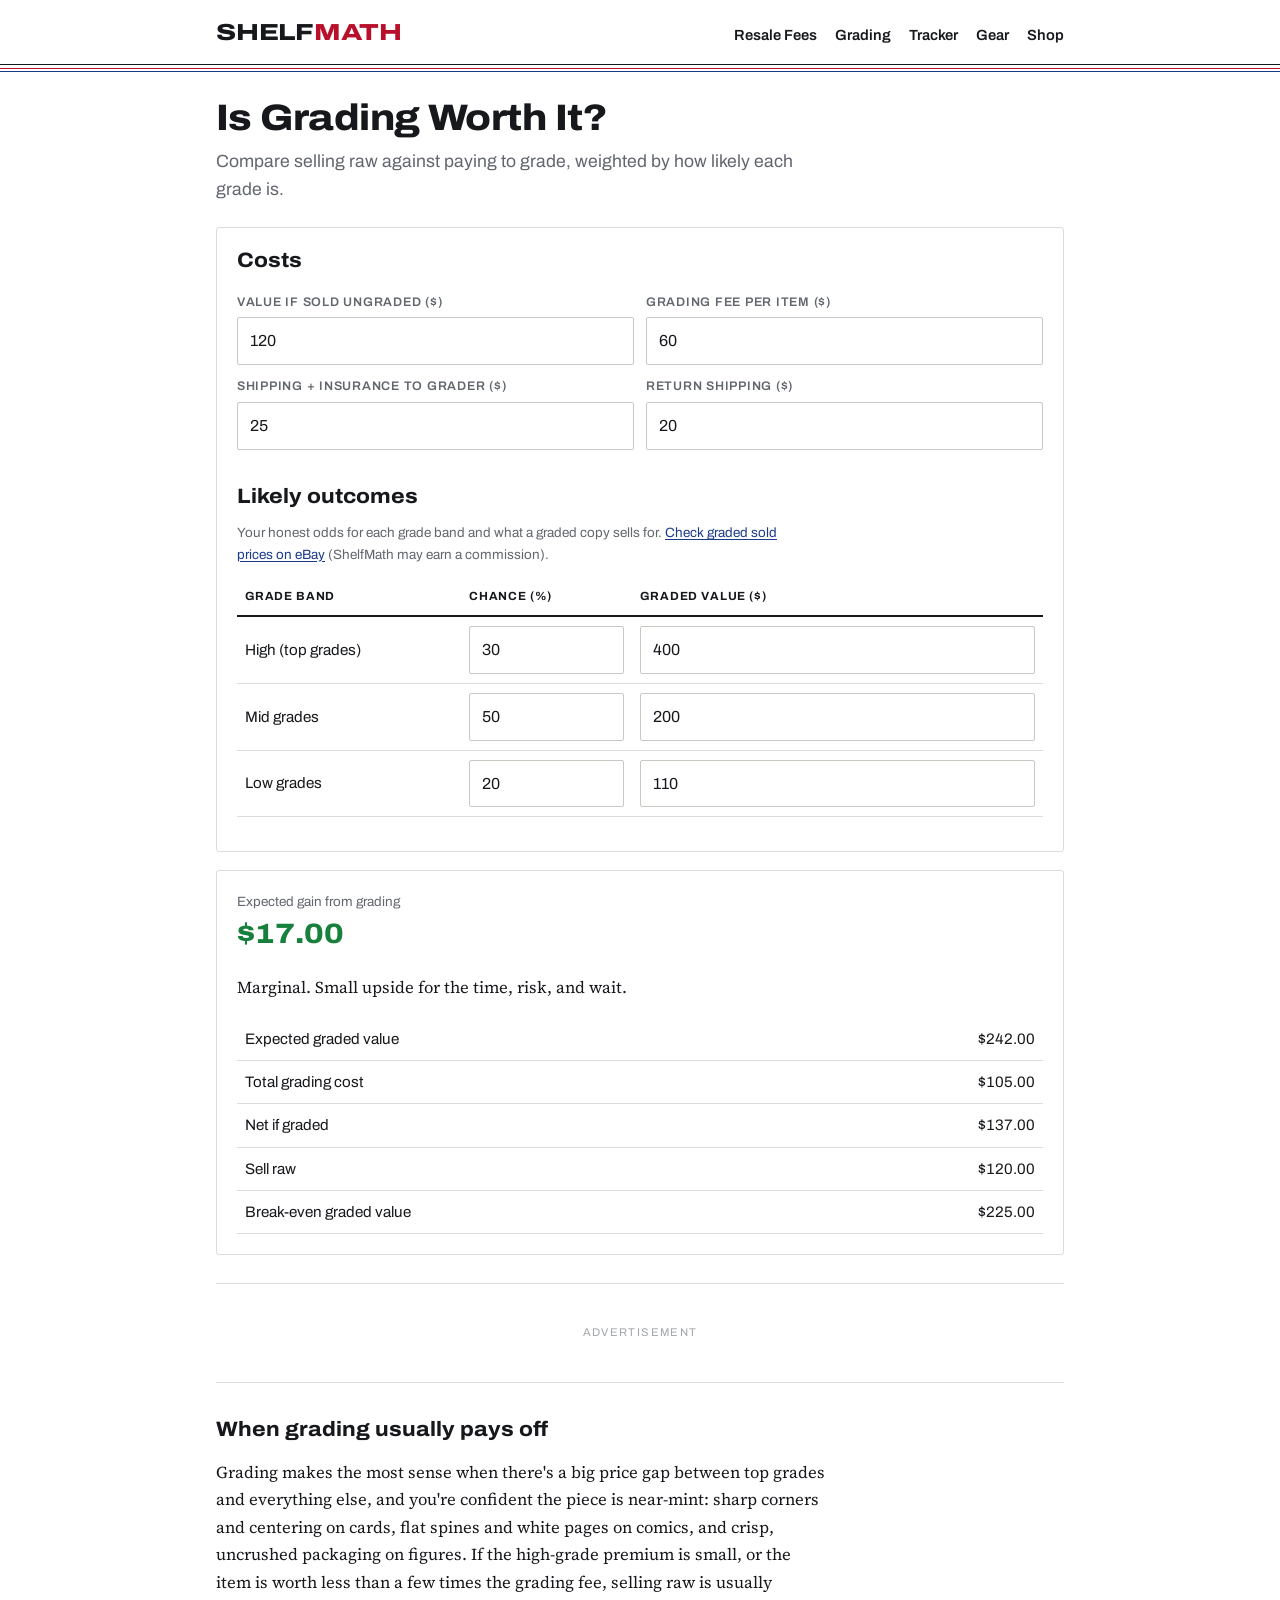
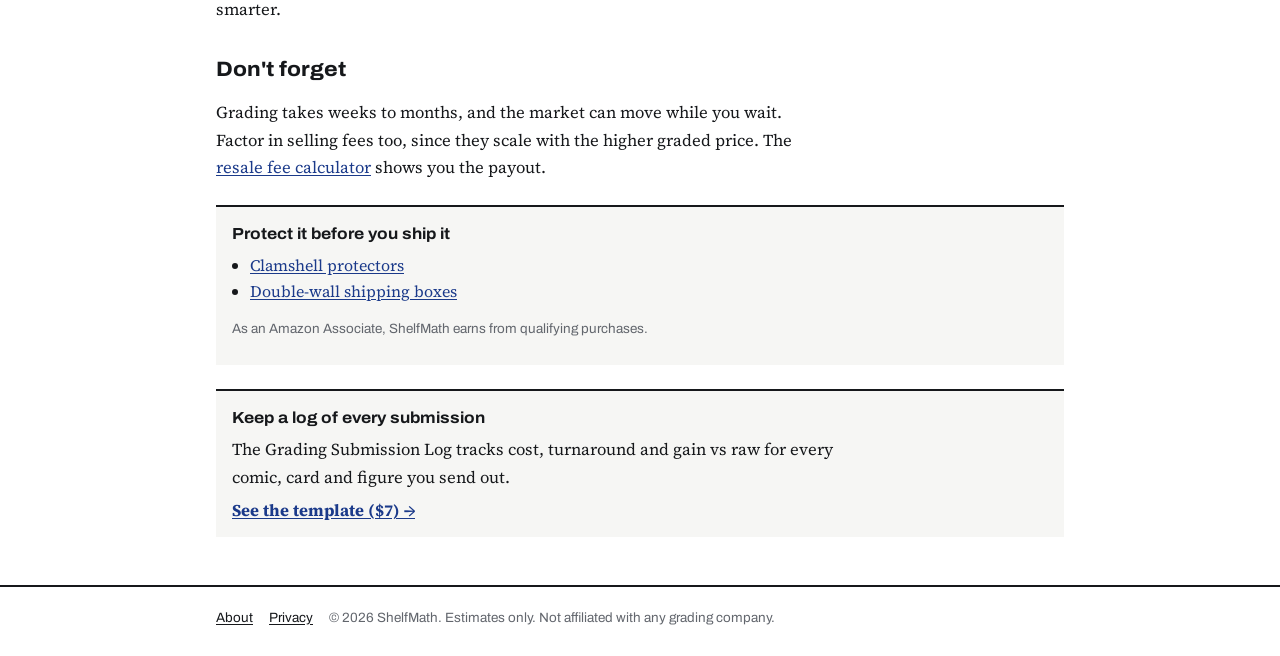
<file: grading-calculator.html>
<!doctype html>
<html lang="en">
<head>
<meta charset="utf-8">
<meta name="viewport" content="width=device-width,initial-scale=1">
<title>Is Grading Worth It? Comic, Card & Figure Grading Calculator | ShelfMath</title>
<meta name="description" content="Decide if grading a comic, trading card, action figure or collectible toy is worth the cost. Enter grading fees, shipping, and expected values by grade to see expected profit and break-even.">
<link rel="canonical" href="https://mwauchope.github.io/shelfmath/grading-calculator.html">
<link rel="stylesheet" href="style.css">
<link rel="icon" href="favicon.svg" type="image/svg+xml">
<meta property="og:image" content="https://mwauchope.github.io/shelfmath/logo.png">
<meta property="og:site_name" content="ShelfMath">
<!-- AdSense: paste your auto-ads script tag here after approval -->
</head>
<body>
<header><div class="wrap"><a class="logo" href="./">Shelf<span>Math</span></a>
<nav><a href="resale-calculator.html">Resale Fees</a><a href="grading-calculator.html">Grading</a><a href="collection-tracker.html">Tracker</a><a href="gear.html">Gear</a><a href="shop.html">Shop</a></nav></div></header>
<main class="wrap">
<h1>Is Grading Worth It?</h1>
<p class="lead">Compare selling raw against paying to grade, weighted by how likely each grade is.</p>

<div class="card">
<h2 style="margin-top:0">Costs</h2>
<div class="row">
<div><label for="raw">Value if sold ungraded ($)</label><input id="raw" type="number" inputmode="decimal" value="120" min="0" step="0.01"></div>
<div><label for="fee">Grading fee per item ($)</label><input id="fee" type="number" inputmode="decimal" value="60" min="0" step="0.01"></div>
</div>
<div class="row">
<div><label for="shipTo">Shipping + insurance to grader ($)</label><input id="shipTo" type="number" inputmode="decimal" value="25" min="0" step="0.01"></div>
<div><label for="shipBack">Return shipping ($)</label><input id="shipBack" type="number" inputmode="decimal" value="20" min="0" step="0.01"></div>
</div>
<h2>Likely outcomes</h2>
<p class="note">Your honest odds for each grade band and what a graded copy sells for. <a rel="sponsored nofollow noopener" target="_blank" href="https://www.ebay.com/sch/i.html?_nkw=graded+action+figure&LH_Sold=1&LH_Complete=1&mkevt=1&mkcid=1&mkrid=711-53200-19255-0&campid=YOURCAMPID&toolid=10001&customid=grading">Check graded sold prices on eBay</a> (ShelfMath may earn a commission).</p>
<div class="tablewrap"><table>
<thead><tr><th>Grade band</th><th>Chance (%)</th><th>Graded value ($)</th></tr></thead>
<tbody>
<tr><td>High (top grades)</td><td><input id="pH" type="number" value="30" min="0" max="100"></td><td><input id="vH" type="number" value="400" min="0"></td></tr>
<tr><td>Mid grades</td><td><input id="pM" type="number" value="50" min="0" max="100"></td><td><input id="vM" type="number" value="200" min="0"></td></tr>
<tr><td>Low grades</td><td><input id="pL" type="number" value="20" min="0" max="100"></td><td><input id="vL" type="number" value="110" min="0"></td></tr>
</tbody></table></div>
<p class="note" id="warn"></p>
</div>

<div class="card">
<div class="note">Expected gain from grading</div>
<div class="big" id="gain">—</div>
<p id="verdict"></p>
<table>
<tr><td>Expected graded value</td><td class="num" id="ev"></td></tr>
<tr><td>Total grading cost</td><td class="num" id="tc"></td></tr>
<tr><td>Net if graded</td><td class="num" id="net"></td></tr>
<tr><td>Sell raw</td><td class="num" id="rawOut"></td></tr>
<tr><td>Break-even graded value</td><td class="num" id="be"></td></tr>
</table>
</div>

<div class="ad"><!-- Ad slot: grading-mid -->Advertisement</div>

<h2>When grading usually pays off</h2>
<p>Grading makes the most sense when there's a big price gap between top grades and everything else, and you're confident the piece is near-mint: sharp corners and centering on cards, flat spines and white pages on comics, and crisp, uncrushed packaging on figures. If the high-grade premium is small, or the item is worth less than a few times the grading fee, selling raw is usually smarter.</p>
<h2>Don't forget</h2>
<p>Grading takes weeks to months, and the market can move while you wait. Factor in selling fees too, since they scale with the higher graded price. The <a href="resale-calculator.html">resale fee calculator</a> shows you the payout.</p>

<div class="aff"><b>Protect it before you ship it</b>
<ul>
<li><a rel="sponsored nofollow" href="https://www.amazon.com/s?k=action+figure+clamshell+protector&tag=YOURTAG-20">Clamshell protectors</a></li>
<li><a rel="sponsored nofollow" href="https://www.amazon.com/s?k=double+wall+shipping+box&tag=YOURTAG-20">Double-wall shipping boxes</a></li>
</ul><p class="note">As an Amazon Associate, ShelfMath earns from qualifying purchases.</p></div>
<div class="aff"><b>Keep a log of every submission</b><p style="margin:6px 0">The Grading Submission Log tracks cost, turnaround and gain vs raw for every comic, card and figure you send out.</p><p style="margin:0"><a href="shop.html"><b>See the template ($7) →</b></a></p></div>
<div class="card" hidden data-newsletter><b>Fee changes & flip tips, once a month</b>
<p class="note" style="margin:4px 0 10px">Marketplace fee updates, new free tools, and what's selling in comics, cards and figures. No spam.</p>
<form name="newsletter" method="POST" data-netlify="true" netlify-honeypot="bot-field" action="thanks.html">
<input type="hidden" name="form-name" value="newsletter"><p hidden><label>Leave blank <input name="bot-field"></label></p>
<div style="display:flex;gap:10px"><input type="email" name="email" required placeholder="you@email.com" aria-label="Email address"><button type="submit">Subscribe</button></div>
</form></div>
</main>
<footer><div class="wrap"><a href="about.html">About</a><a href="privacy.html">Privacy</a><span>© 2026 ShelfMath. Estimates only. Not affiliated with any grading company.</span></div></footer>
<script>
const $=id=>parseFloat(document.getElementById(id).value)||0;
const fmt=n=>(n<0?'-$':'$')+Math.abs(n).toFixed(2);
const set=(id,v)=>document.getElementById(id).textContent=v;
function calc(){
  const pH=$('pH'),pM=$('pM'),pL=$('pL'),tot=pH+pM+pL;
  set('warn',Math.abs(tot-100)>0.01?`Chances add up to ${tot}%. They'll be scaled to 100%.`:'');
  const k=tot?1/tot:0;
  const ev=(pH*$('vH')+pM*$('vM')+pL*$('vL'))*k;
  const tc=$('fee')+$('shipTo')+$('shipBack');
  const net=ev-tc,raw=$('raw'),gain=net-raw;
  set('ev',fmt(ev));set('tc',fmt(tc));set('net',fmt(net));set('rawOut',fmt(raw));set('be',fmt(raw+tc));
  const g=document.getElementById('gain');g.textContent=fmt(gain);g.className='big '+(gain>=0?'pos':'neg');
  set('verdict',gain>raw*0.15?'Grading looks worth it, assuming your grade odds are realistic.':gain>=0?'Marginal. Small upside for the time, risk, and wait.':'Sell it raw. Grading costs more than it is likely to add.');
}
document.querySelectorAll('input').forEach(i=>i.addEventListener('input',calc));calc();
</script>
</body>
</html>
</file>
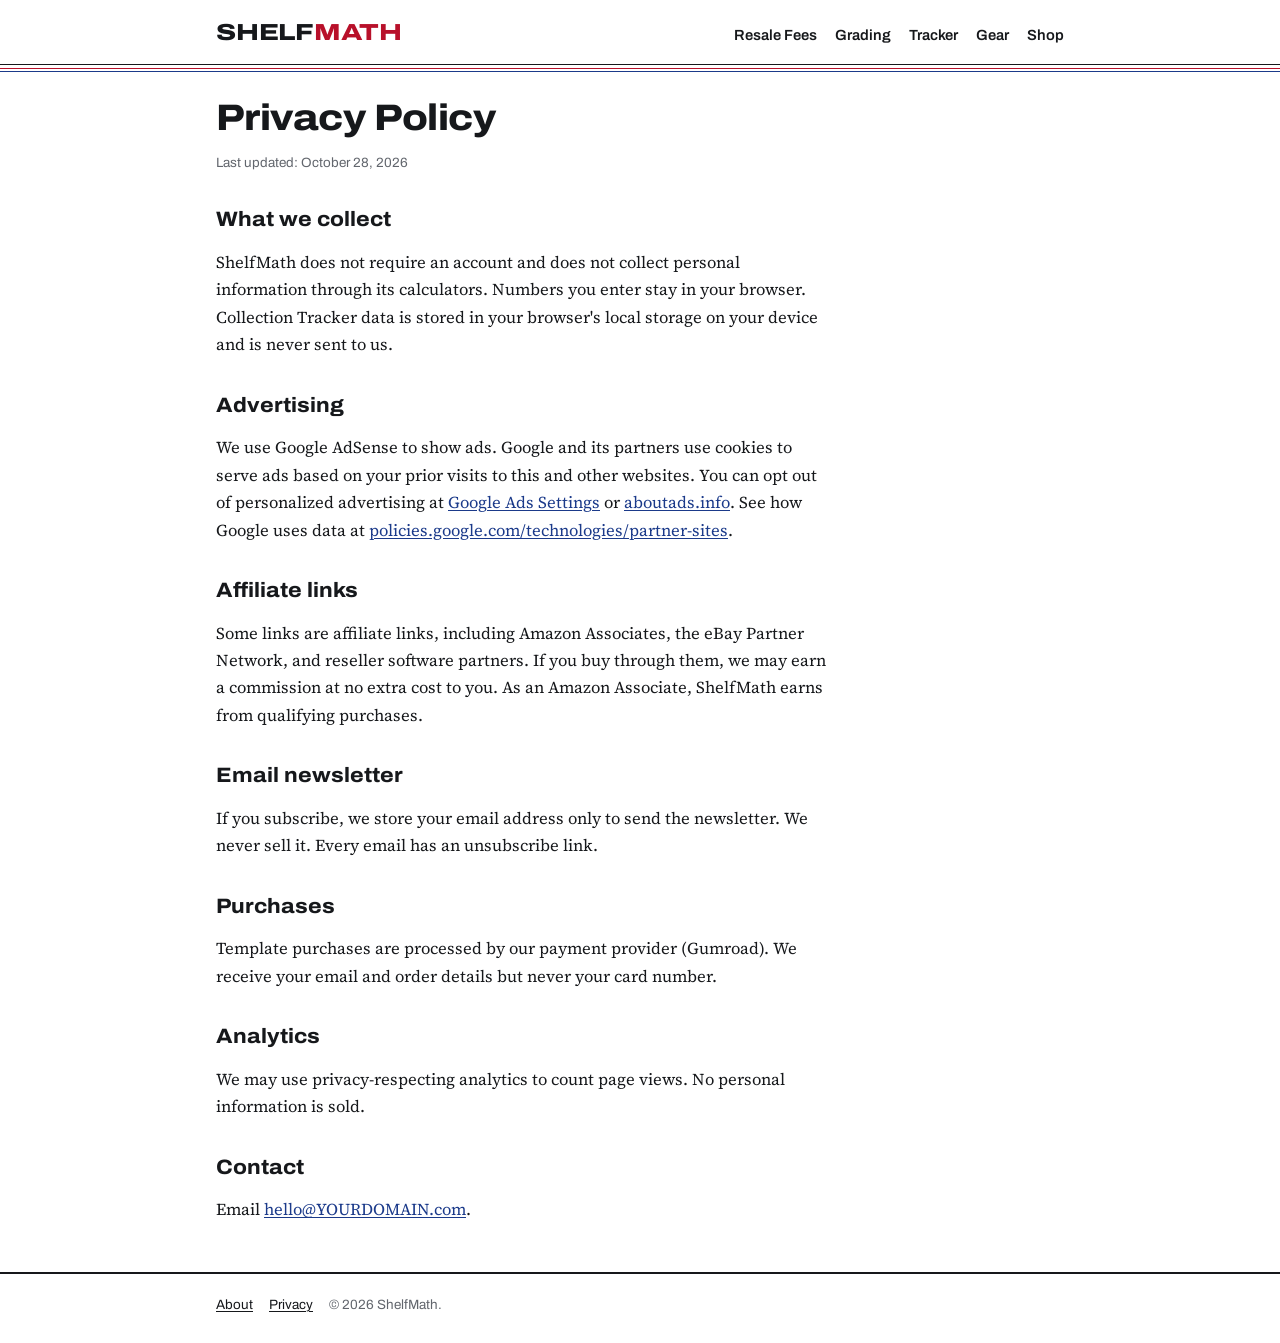
<file: privacy.html>
<!doctype html>
<html lang="en">
<head>
<meta charset="utf-8">
<meta name="viewport" content="width=device-width,initial-scale=1">
<title>Privacy Policy | ShelfMath</title>
<meta name="description" content="ShelfMath privacy policy.">
<link rel="stylesheet" href="style.css">
<link rel="icon" href="favicon.svg" type="image/svg+xml">
<meta property="og:image" content="https://mwauchope.github.io/shelfmath/logo.png">
<meta property="og:site_name" content="ShelfMath">
</head>
<body>
<header><div class="wrap"><a class="logo" href="./">Shelf<span>Math</span></a>
<nav><a href="resale-calculator.html">Resale Fees</a><a href="grading-calculator.html">Grading</a><a href="collection-tracker.html">Tracker</a><a href="gear.html">Gear</a><a href="shop.html">Shop</a></nav></div></header>
<main class="wrap">
<h1>Privacy Policy</h1>
<p class="note">Last updated: October 28, 2026</p>
<h2>What we collect</h2>
<p>ShelfMath does not require an account and does not collect personal information through its calculators. Numbers you enter stay in your browser. Collection Tracker data is stored in your browser's local storage on your device and is never sent to us.</p>
<h2>Advertising</h2>
<p>We use Google AdSense to show ads. Google and its partners use cookies to serve ads based on your prior visits to this and other websites. You can opt out of personalized advertising at <a href="https://adssettings.google.com" rel="nofollow">Google Ads Settings</a> or <a href="https://www.aboutads.info" rel="nofollow">aboutads.info</a>. See how Google uses data at <a href="https://policies.google.com/technologies/partner-sites" rel="nofollow">policies.google.com/technologies/partner-sites</a>.</p>
<h2>Affiliate links</h2>
<p>Some links are affiliate links, including Amazon Associates, the eBay Partner Network, and reseller software partners. If you buy through them, we may earn a commission at no extra cost to you. As an Amazon Associate, ShelfMath earns from qualifying purchases.</p>
<h2>Email newsletter</h2>
<p>If you subscribe, we store your email address only to send the newsletter. We never sell it. Every email has an unsubscribe link.</p>
<h2>Purchases</h2>
<p>Template purchases are processed by our payment provider (Gumroad). We receive your email and order details but never your card number.</p>
<h2>Analytics</h2>
<p>We may use privacy-respecting analytics to count page views. No personal information is sold.</p>
<h2>Contact</h2>
<p>Email <a href="mailto:hello@YOURDOMAIN.com">hello@YOURDOMAIN.com</a>.</p>
</main>
<footer><div class="wrap"><a href="about.html">About</a><a href="privacy.html">Privacy</a><span>© 2026 ShelfMath.</span></div></footer>
</body>
</html>
</file>
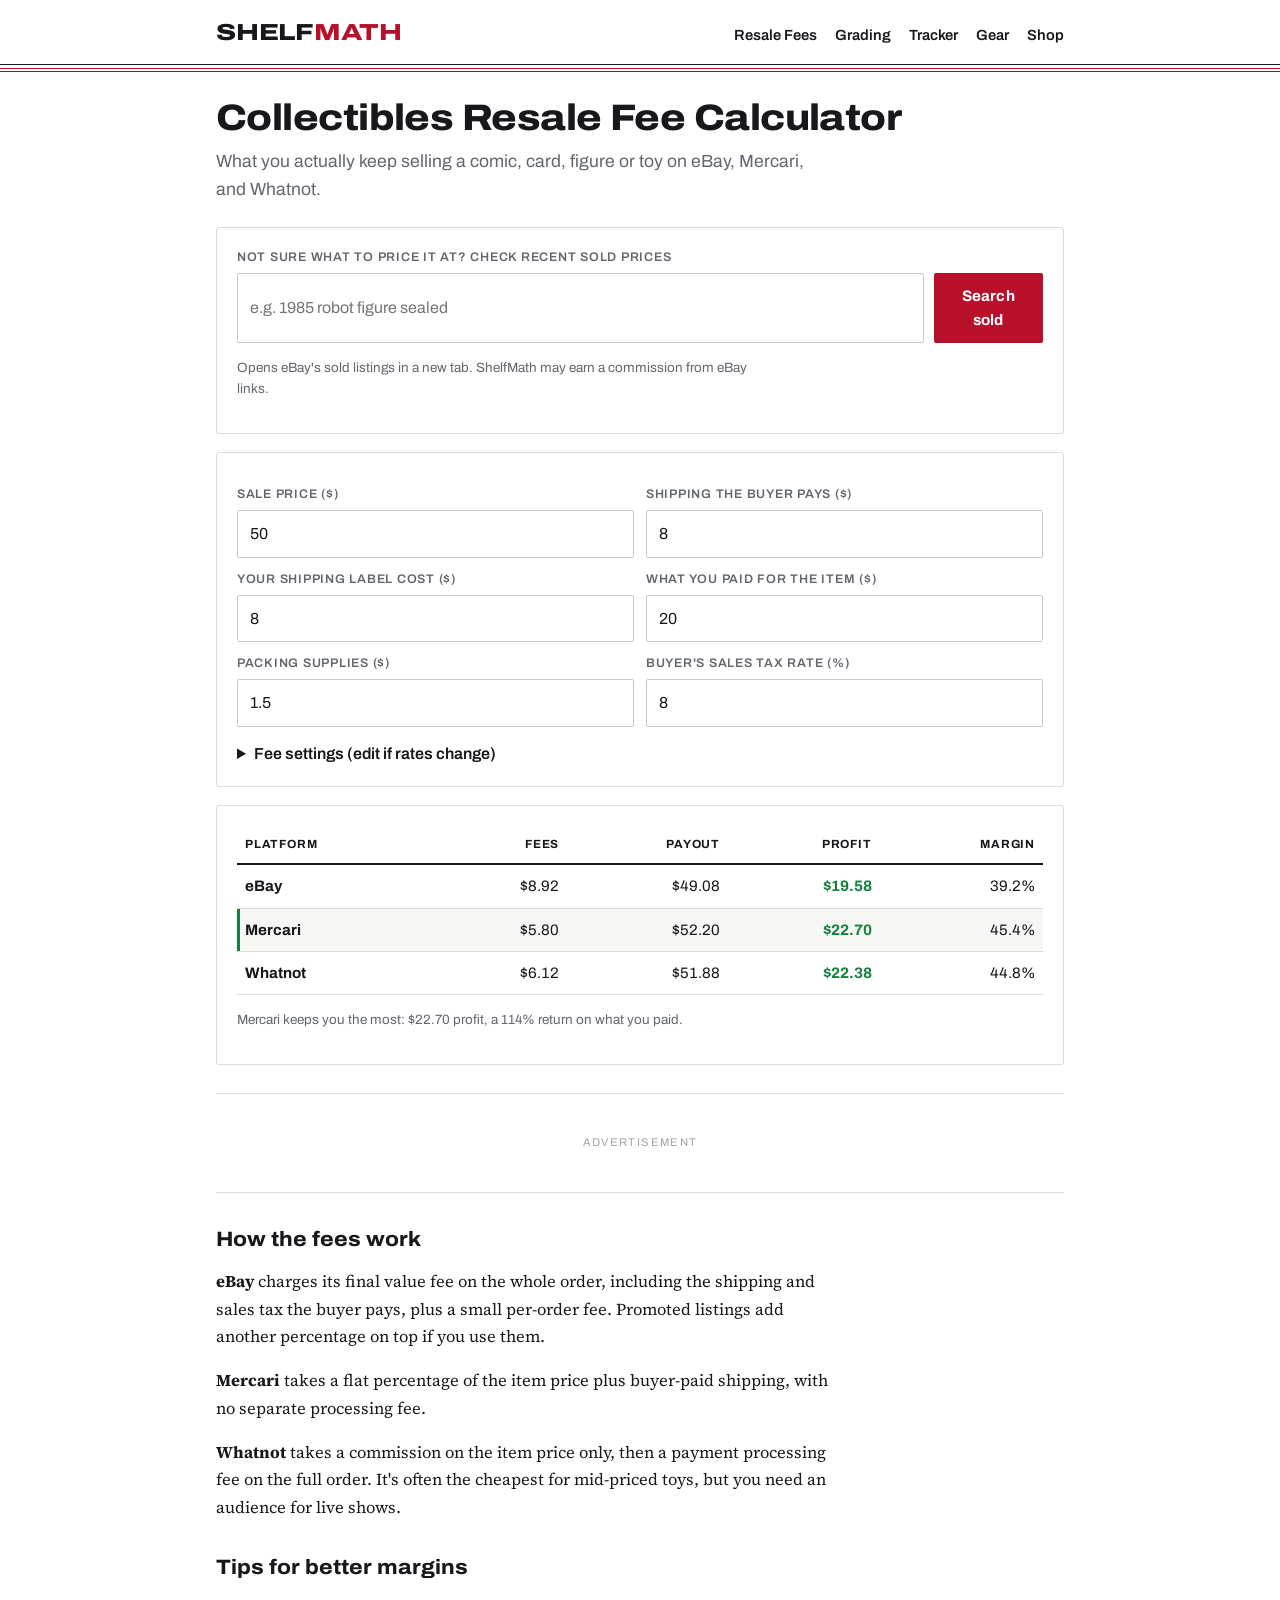
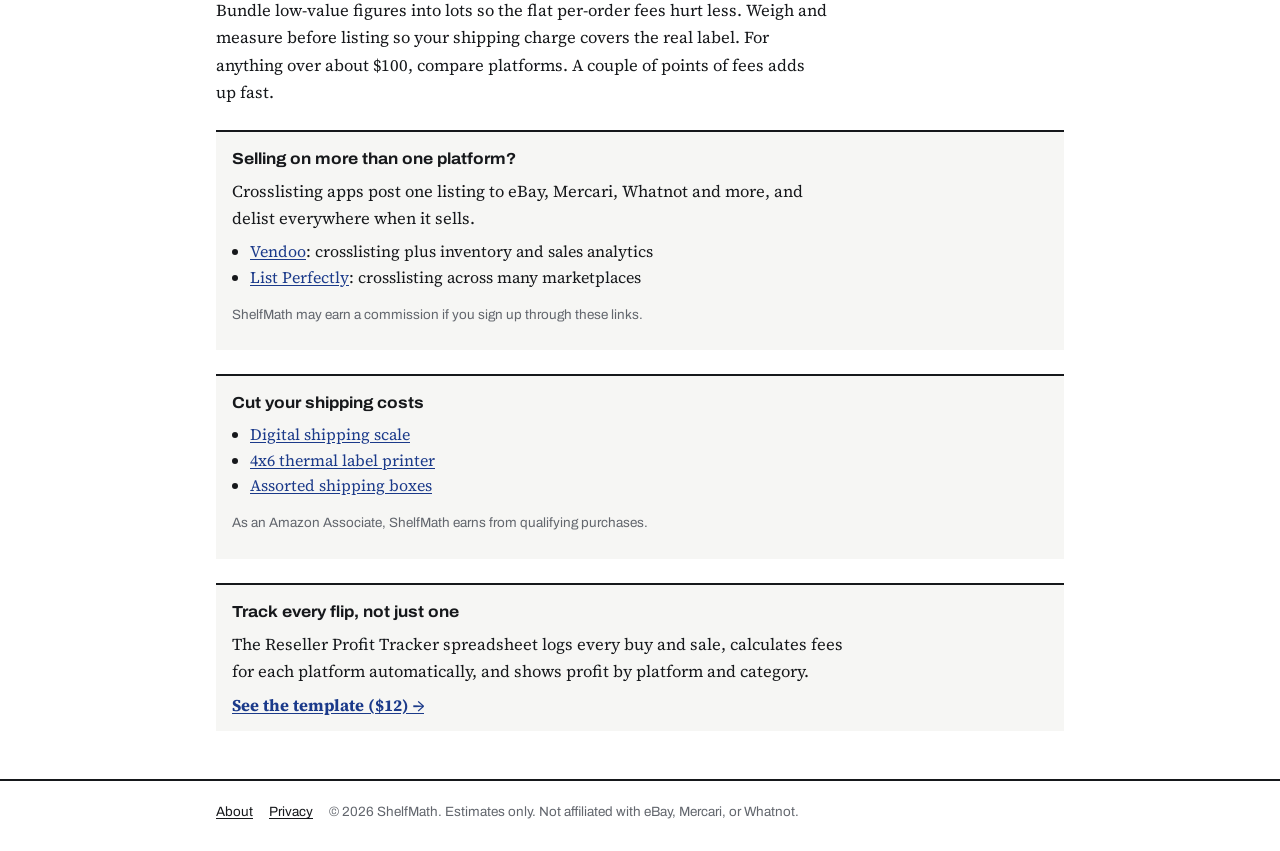
<file: resale-calculator.html>
<!doctype html>
<html lang="en">
<head>
<meta charset="utf-8">
<meta name="viewport" content="width=device-width,initial-scale=1">
<title>Resale Fee Calculator for Collectibles: eBay vs Mercari vs Whatnot (2026) | ShelfMath</title>
<meta name="description" content="Compare eBay, Mercari, and Whatnot seller fees for collectible toys, comics, cards and figures. Enter your sale price and costs to see payout, profit, and margin on each platform.">
<link rel="canonical" href="https://mwauchope.github.io/shelfmath/resale-calculator.html">
<link rel="stylesheet" href="style.css">
<link rel="icon" href="favicon.svg" type="image/svg+xml">
<meta property="og:image" content="https://mwauchope.github.io/shelfmath/logo.png">
<meta property="og:site_name" content="ShelfMath">
<!-- AdSense: paste your auto-ads script tag here after approval -->
</head>
<body>
<header><div class="wrap"><a class="logo" href="./">Shelf<span>Math</span></a>
<nav><a href="resale-calculator.html">Resale Fees</a><a href="grading-calculator.html">Grading</a><a href="collection-tracker.html">Tracker</a><a href="gear.html">Gear</a><a href="shop.html">Shop</a></nav></div></header>
<main class="wrap">
<h1>Collectibles Resale Fee Calculator</h1>
<p class="lead">What you actually keep selling a comic, card, figure or toy on eBay, Mercari, and Whatnot.</p>

<div class="card">
<label for="comp" style="margin-top:0">Not sure what to price it at? Check recent sold prices</label>
<form id="compForm" style="display:flex;gap:10px"><input id="comp" placeholder="e.g. 1985 robot figure sealed"><button type="submit">Search sold</button></form>
<p class="note">Opens eBay's sold listings in a new tab. ShelfMath may earn a commission from eBay links.</p>
</div>

<div class="card">
<div class="row">
<div><label for="price">Sale price ($)</label><input id="price" type="number" inputmode="decimal" value="50" min="0" step="0.01"></div>
<div><label for="ship">Shipping the buyer pays ($)</label><input id="ship" type="number" inputmode="decimal" value="8" min="0" step="0.01"></div>
</div>
<div class="row">
<div><label for="label">Your shipping label cost ($)</label><input id="label" type="number" inputmode="decimal" value="8" min="0" step="0.01"></div>
<div><label for="cost">What you paid for the item ($)</label><input id="cost" type="number" inputmode="decimal" value="20" min="0" step="0.01"></div>
</div>
<div class="row">
<div><label for="supplies">Packing supplies ($)</label><input id="supplies" type="number" inputmode="decimal" value="1.5" min="0" step="0.01"></div>
<div><label for="tax">Buyer's sales tax rate (%)</label><input id="tax" type="number" inputmode="decimal" value="8" min="0" step="0.1"></div>
</div>
<details style="margin-top:14px"><summary style="cursor:pointer;font-weight:600">Fee settings (edit if rates change)</summary>
<div class="row">
<div><label for="ebayRate">eBay final value fee (%)</label><input id="ebayRate" type="number" value="13.6" step="0.01"></div>
<div><label for="ebayAds">eBay promoted listing (%)</label><input id="ebayAds" type="number" value="0" step="0.1"></div>
</div>
<div class="row">
<div><label for="mercRate">Mercari selling fee (%)</label><input id="mercRate" type="number" value="10" step="0.01"></div>
<div><label for="wnRate">Whatnot commission (%)</label><input id="wnRate" type="number" value="8" step="0.01"></div>
</div>
<p class="note">Defaults reflect published US rates as of October 2026: eBay 13.6% of the total (incl. shipping and tax) + $0.40 per order ($0.30 under $10); Mercari 10% of item + shipping; Whatnot 8% of item + 2.9% + $0.30 processing on the order total.</p>
</details>
</div>

<div class="card">
<div class="tablewrap"><table>
<thead><tr><th>Platform</th><th class="num">Fees</th><th class="num">Payout</th><th class="num">Profit</th><th class="num">Margin</th></tr></thead>
<tbody id="out"></tbody>
</table></div>
<p class="note" id="summary"></p>
</div>

<div class="ad"><!-- Ad slot: resale-mid -->Advertisement</div>

<h2>How the fees work</h2>
<p><b>eBay</b> charges its final value fee on the whole order, including the shipping and sales tax the buyer pays, plus a small per-order fee. Promoted listings add another percentage on top if you use them.</p>
<p><b>Mercari</b> takes a flat percentage of the item price plus buyer-paid shipping, with no separate processing fee.</p>
<p><b>Whatnot</b> takes a commission on the item price only, then a payment processing fee on the full order. It's often the cheapest for mid-priced toys, but you need an audience for live shows.</p>
<h2>Tips for better margins</h2>
<p>Bundle low-value figures into lots so the flat per-order fees hurt less. Weigh and measure before listing so your shipping charge covers the real label. For anything over about $100, compare platforms. A couple of points of fees adds up fast.</p>

<div class="aff"><b>Selling on more than one platform?</b>
<p style="margin:6px 0">Crosslisting apps post one listing to eBay, Mercari, Whatnot and more, and delist everywhere when it sells.</p>
<ul>
<li><a rel="sponsored nofollow" href="YOUR-VENDOO-LINK">Vendoo</a>: crosslisting plus inventory and sales analytics</li>
<li><a rel="sponsored nofollow" href="YOUR-LISTPERFECTLY-LINK">List Perfectly</a>: crosslisting across many marketplaces</li>
</ul><p class="note">ShelfMath may earn a commission if you sign up through these links.</p></div>

<div class="aff"><b>Cut your shipping costs</b>
<ul>
<li><a rel="sponsored nofollow" href="https://www.amazon.com/s?k=digital+shipping+scale&tag=YOURTAG-20">Digital shipping scale</a></li>
<li><a rel="sponsored nofollow" href="https://www.amazon.com/s?k=thermal+label+printer+4x6&tag=YOURTAG-20">4x6 thermal label printer</a></li>
<li><a rel="sponsored nofollow" href="https://www.amazon.com/s?k=corrugated+shipping+boxes+assorted&tag=YOURTAG-20">Assorted shipping boxes</a></li>
</ul><p class="note">As an Amazon Associate, ShelfMath earns from qualifying purchases.</p></div>
<div class="aff"><b>Track every flip, not just one</b><p style="margin:6px 0">The Reseller Profit Tracker spreadsheet logs every buy and sale, calculates fees for each platform automatically, and shows profit by platform and category.</p><p style="margin:0"><a href="shop.html"><b>See the template ($12) →</b></a></p></div>
<div class="card" hidden data-newsletter><b>Fee changes & flip tips, once a month</b>
<p class="note" style="margin:4px 0 10px">Marketplace fee updates, new free tools, and what's selling in comics, cards and figures. No spam.</p>
<form name="newsletter" method="POST" data-netlify="true" netlify-honeypot="bot-field" action="thanks.html">
<input type="hidden" name="form-name" value="newsletter"><p hidden><label>Leave blank <input name="bot-field"></label></p>
<div style="display:flex;gap:10px"><input type="email" name="email" required placeholder="you@email.com" aria-label="Email address"><button type="submit">Subscribe</button></div>
</form></div>
</main>
<footer><div class="wrap"><a href="about.html">About</a><a href="privacy.html">Privacy</a><span>© 2026 ShelfMath. Estimates only. Not affiliated with eBay, Mercari, or Whatnot.</span></div></footer>
<script>
const $=id=>parseFloat(document.getElementById(id).value)||0;
const fmt=n=>(n<0?'-$':'$')+Math.abs(n).toFixed(2);
function calc(){
  const p=$('price'),s=$('ship'),lbl=$('label'),c=$('cost'),sup=$('supplies'),t=$('tax')/100;
  const sub=p+s,tax=sub*t,costs=lbl+c+sup;
  const ebay=( $('ebayRate')/100)*(sub+tax)+(sub>10?0.40:0.30)+($('ebayAds')/100)*sub;
  const merc=($('mercRate')/100)*sub;
  const wn=($('wnRate')/100)*p+0.029*(sub+tax)+0.30;
  const rows=[['eBay',ebay],['Mercari',merc],['Whatnot',wn]].map(([n,f])=>{const pay=sub-f,pr=pay-costs;return{n,f,pay,pr,m:p?pr/p*100:0}});
  const best=rows.reduce((a,b)=>b.pr>a.pr?b:a);
  document.getElementById('out').innerHTML=rows.map(r=>`<tr class="${r===best?'best':''}"><td><b>${r.n}</b></td><td class="num">${fmt(r.f)}</td><td class="num">${fmt(r.pay)}</td><td class="num ${r.pr>=0?'pos':'neg'}">${fmt(r.pr)}</td><td class="num">${r.m.toFixed(1)}%</td></tr>`).join('');
  const roi=c?best.pr/c*100:0;
  document.getElementById('summary').textContent=`${best.n} keeps you the most: ${fmt(best.pr)} profit${c?`, a ${roi.toFixed(0)}% return on what you paid`:''}.`;
}
document.querySelectorAll('input:not(#comp)').forEach(i=>i.addEventListener('input',calc));calc();
const EPN='&mkevt=1&mkcid=1&mkrid=711-53200-19255-0&campid=YOURCAMPID&toolid=10001';
document.getElementById('compForm').addEventListener('submit',e=>{e.preventDefault();
  const q=document.getElementById('comp').value.trim();if(!q)return;
  window.open('https://www.ebay.com/sch/i.html?_nkw='+encodeURIComponent(q)+'&LH_Sold=1&LH_Complete=1'+EPN+'&customid=resale','_blank','noopener');});
</script>
</body>
</html>
</file>
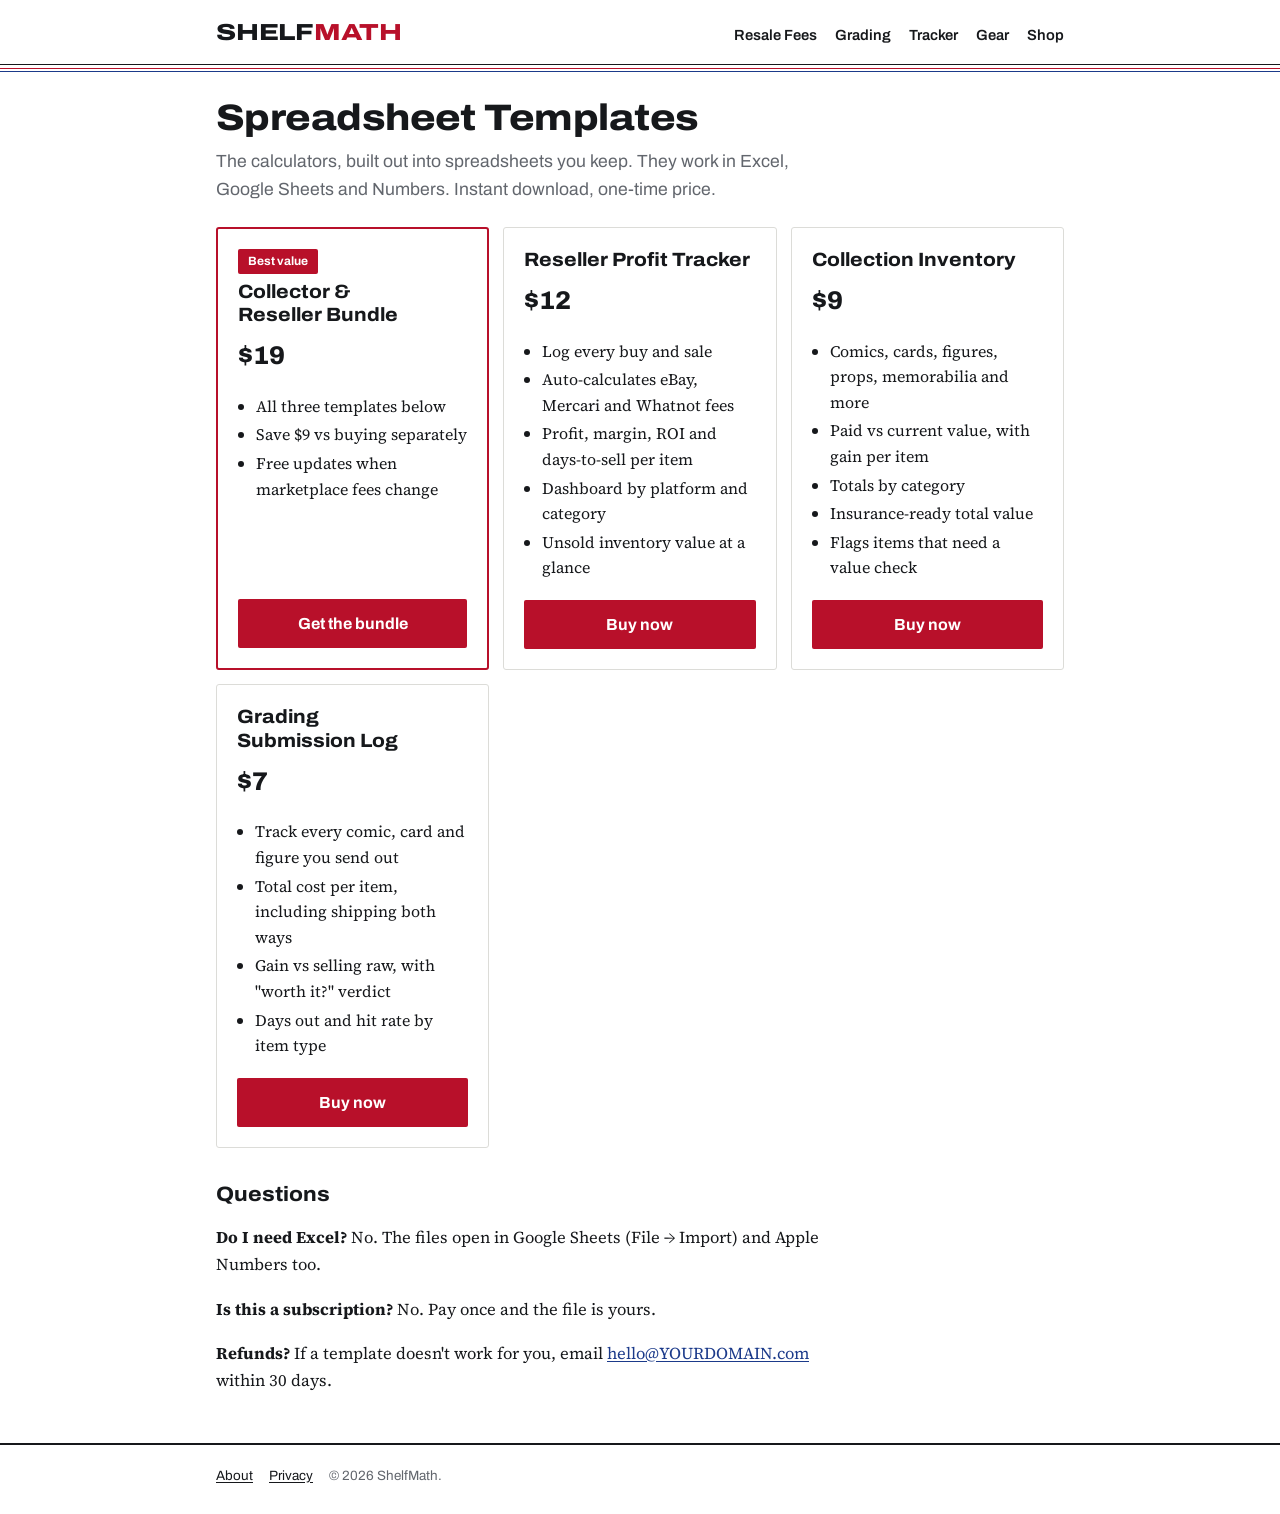
<file: shop.html>
<!doctype html>
<html lang="en">
<head>
<meta charset="utf-8">
<meta name="viewport" content="width=device-width,initial-scale=1">
<title>Spreadsheet Templates for Collectors & Resellers | ShelfMath</title>
<meta name="description" content="Ready-made spreadsheets for resellers and collectors of comics, cards, figures and props: profit tracker with marketplace fees, collection inventory, and grading log.">
<link rel="canonical" href="https://mwauchope.github.io/shelfmath/shop.html">
<link rel="stylesheet" href="style.css">
<link rel="icon" href="favicon.svg" type="image/svg+xml">
<meta property="og:image" content="https://mwauchope.github.io/shelfmath/logo.png">
<meta property="og:site_name" content="ShelfMath">
<!-- AdSense: paste your auto-ads script tag here after approval -->
<style>
.prodcard{display:flex;flex-direction:column;background:var(--card);border:1px solid var(--line);border-radius:3px;padding:20px}
.prodcard h2{margin:0 0 4px;font-size:1.2rem}
.price{font-size:1.6rem;font-weight:800;margin:6px 0}
.prodcard ul{padding-left:18px;margin:8px 0 16px;flex:1}
.prodcard li{margin:3px 0}
.buy{display:block;text-align:center;background:var(--accent);color:#fff;text-decoration:none;font-weight:700;padding:12px;border-radius:2px}
.bundle{border:2px solid var(--accent)}
.tag{align-self:flex-start;display:inline-block;background:var(--accent);color:#fff;font-size:.75rem;font-weight:700;padding:3px 10px;border-radius:2px;margin-bottom:6px}
</style>
</head>
<body>
<header><div class="wrap"><a class="logo" href="./">Shelf<span>Math</span></a>
<nav><a href="resale-calculator.html">Resale Fees</a><a href="grading-calculator.html">Grading</a><a href="collection-tracker.html">Tracker</a><a href="gear.html">Gear</a><a href="shop.html">Shop</a></nav></div></header>
<main class="wrap">
<h1>Spreadsheet Templates</h1>
<p class="lead">The calculators, built out into spreadsheets you keep. They work in Excel, Google Sheets and Numbers. Instant download, one-time price.</p>

<div class="grid">
<div class="prodcard bundle"><span class="tag">Best value</span><h2>Collector & Reseller Bundle</h2><div class="price">$19</div>
<ul><li>All three templates below</li><li>Save $9 vs buying separately</li><li>Free updates when marketplace fees change</li></ul>
<a class="buy" href="YOUR-GUMROAD-BUNDLE-LINK">Get the bundle</a></div>

<div class="prodcard"><h2>Reseller Profit Tracker</h2><div class="price">$12</div>
<ul><li>Log every buy and sale</li><li>Auto-calculates eBay, Mercari and Whatnot fees</li><li>Profit, margin, ROI and days-to-sell per item</li><li>Dashboard by platform and category</li><li>Unsold inventory value at a glance</li></ul>
<a class="buy" href="YOUR-GUMROAD-PROFIT-TRACKER-LINK">Buy now</a></div>

<div class="prodcard"><h2>Collection Inventory</h2><div class="price">$9</div>
<ul><li>Comics, cards, figures, props, memorabilia and more</li><li>Paid vs current value, with gain per item</li><li>Totals by category</li><li>Insurance-ready total value</li><li>Flags items that need a value check</li></ul>
<a class="buy" href="YOUR-GUMROAD-INVENTORY-LINK">Buy now</a></div>

<div class="prodcard"><h2>Grading Submission Log</h2><div class="price">$7</div>
<ul><li>Track every comic, card and figure you send out</li><li>Total cost per item, including shipping both ways</li><li>Gain vs selling raw, with "worth it?" verdict</li><li>Days out and hit rate by item type</li></ul>
<a class="buy" href="YOUR-GUMROAD-GRADING-LINK">Buy now</a></div>
</div>

<h2>Questions</h2>
<p><b>Do I need Excel?</b> No. The files open in Google Sheets (File → Import) and Apple Numbers too.</p>
<p><b>Is this a subscription?</b> No. Pay once and the file is yours.</p>
<p><b>Refunds?</b> If a template doesn't work for you, email <a href="mailto:hello@YOURDOMAIN.com">hello@YOURDOMAIN.com</a> within 30 days.</p>
</main>
<footer><div class="wrap"><a href="about.html">About</a><a href="privacy.html">Privacy</a><span>© 2026 ShelfMath.</span></div></footer>
</body>
</html>
</file>
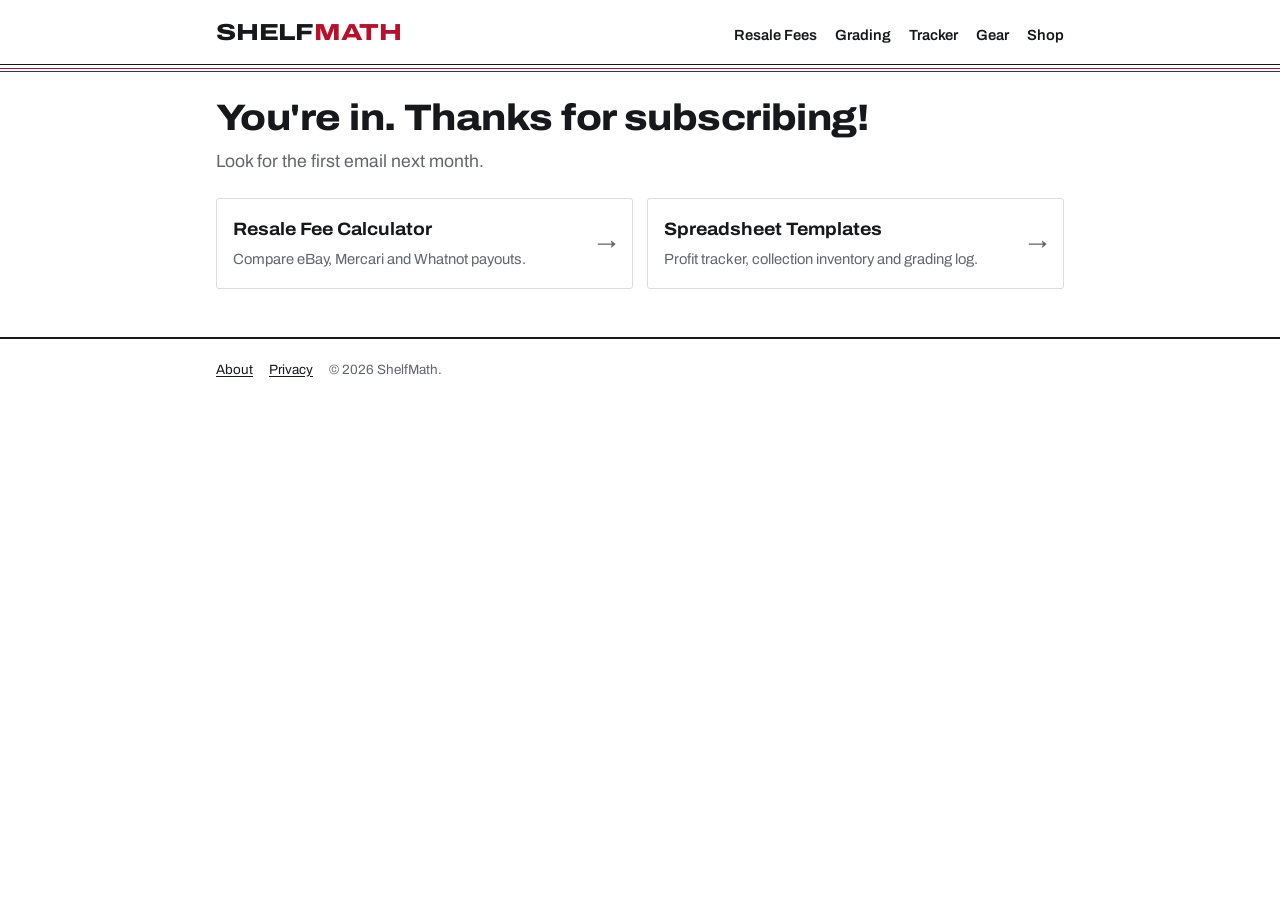
<file: thanks.html>
<!doctype html>
<html lang="en">
<head>
<meta charset="utf-8">
<meta name="viewport" content="width=device-width,initial-scale=1">
<title>You're subscribed | ShelfMath</title>
<meta name="robots" content="noindex">
<link rel="stylesheet" href="style.css">
<link rel="icon" href="favicon.svg" type="image/svg+xml">
<meta property="og:image" content="https://mwauchope.github.io/shelfmath/logo.png">
<meta property="og:site_name" content="ShelfMath">
</head>
<body>
<header><div class="wrap"><a class="logo" href="./">Shelf<span>Math</span></a>
<nav><a href="resale-calculator.html">Resale Fees</a><a href="grading-calculator.html">Grading</a><a href="collection-tracker.html">Tracker</a><a href="gear.html">Gear</a><a href="shop.html">Shop</a></nav></div></header>
<main class="wrap">
<h1>You're in. Thanks for subscribing!</h1>
<p class="lead">Look for the first email next month.</p>
<div class="grid">
<a class="tool" href="resale-calculator.html"><b>Resale Fee Calculator</b><small>Compare eBay, Mercari and Whatnot payouts.</small></a>
<a class="tool" href="shop.html"><b>Spreadsheet Templates</b><small>Profit tracker, collection inventory and grading log.</small></a>
</div>
</main>
<footer><div class="wrap"><a href="about.html">About</a><a href="privacy.html">Privacy</a><span>© 2026 ShelfMath.</span></div></footer>
</body>
</html>
</file>
<file: style.css>
@import url("https://fonts.googleapis.com/css2?family=Archivo:wdth,wght@62..125,400..800&family=Source+Serif+4:opsz,wght@8..60,400;8..60,600&display=swap");
/* Price-guide layout: white paper, ruled sections, condensed display type, red + blue used sparingly */
:root{
  --bg:#ffffff; --card:#ffffff; --soft:#f6f6f4; --ink:#16181b; --muted:#62666d; --line:#dcdcd8;
  --accent:#b8102a; --accent2:#1b3a8a; --navy:#16213e; --good:#17803d; --bad:#b8102a;
  --display:"Archivo","Arial Narrow",Arial,sans-serif;
  --body:"Archivo",-apple-system,"Segoe UI",Arial,sans-serif;
  --serif:"Source Serif 4",Georgia,"Times New Roman",serif;
  color-scheme:light;
}
*{box-sizing:border-box}
html{background:var(--bg)}
body{margin:0;background:var(--bg);color:var(--ink);font:16px/1.6 var(--body);-webkit-font-smoothing:antialiased}
a{color:var(--accent2);text-underline-offset:2px}
a:hover{color:var(--accent)}
:focus-visible{outline:2px solid var(--accent2);outline-offset:2px}
.wrap{max-width:880px;margin:0 auto;padding-left:max(16px,env(safe-area-inset-left,0px));padding-right:max(16px,env(safe-area-inset-right,0px))}

/* masthead */
header{background:var(--bg);border-bottom:1px solid var(--ink);box-shadow:0 3px 0 var(--bg),0 4px 0 var(--accent),0 6px 0 var(--bg),0 7px 0 var(--accent2);margin-bottom:7px}
header .wrap{display:flex;align-items:baseline;justify-content:space-between;gap:6px 18px;flex-wrap:wrap;padding-block:14px 12px}
.logo{font-family:var(--display);font-stretch:125%;font-weight:800;font-size:1.45rem;letter-spacing:-.01em;text-transform:uppercase;text-decoration:none;color:var(--ink)}
.logo span{color:var(--accent)}
nav{display:flex;gap:18px;flex-wrap:wrap}
nav a{text-decoration:none;color:var(--ink);font-weight:600;font-size:.92rem;padding-bottom:2px;border-bottom:2px solid transparent}
nav a:hover{color:var(--ink);border-bottom-color:var(--accent)}

/* type */
h1{font-family:var(--display);font-stretch:112%;font-weight:800;font-size:2.3rem;line-height:1.08;letter-spacing:-.015em;margin:34px 0 10px;text-wrap:balance;color:var(--ink)}
h2{font-family:var(--display);font-stretch:108%;font-weight:750;font-size:1.3rem;line-height:1.2;margin:34px 0 8px;text-wrap:balance}
p{max-width:68ch}
main p:not(.note):not(.lead){font-family:var(--serif);font-size:1.04rem;line-height:1.65}
main li{font-family:var(--serif)}
.lead{color:var(--muted);font-size:1.1rem;margin:0 0 22px;max-width:60ch}
.note{color:var(--muted);font-size:.84rem}
label{display:block;font-weight:600;font-size:.78rem;letter-spacing:.06em;text-transform:uppercase;color:var(--muted);margin:12px 0 5px}

/* blocks */
.card{background:var(--card);border:1px solid var(--line);border-radius:3px;padding:20px;margin:18px 0}
.grid{display:grid;grid-template-columns:repeat(auto-fit,minmax(220px,1fr));gap:14px}
.row{display:grid;grid-template-columns:1fr 1fr;gap:12px}

/* tool list on the homepage: ruled rows, not tiles */
#tools.grid{display:block;border-top:2px solid var(--ink)}
.tool{display:grid;grid-template-columns:1fr auto;align-items:center;gap:4px 16px;text-decoration:none;color:var(--ink);padding:16px 2px;border-bottom:1px solid var(--line);background:none;border-radius:0}
.tool::after{content:"→";grid-row:1/3;grid-column:2;font-size:1.2rem;color:var(--muted);transition:transform .15s,color .15s}
.tool:hover::after{transform:translateX(3px);color:var(--accent)}
.tool b{font-family:var(--display);font-stretch:108%;font-size:1.12rem;color:var(--ink)}
.tool small{color:var(--muted);font-size:.92rem}
.tool:hover b{color:var(--accent)}
.grid:not(#tools) .tool{border:1px solid var(--line);border-radius:3px;padding:16px}

/* forms */
input,select{width:100%;padding:10px 12px;border:1px solid #c9c9c4;border-radius:2px;background:#fff;color:var(--ink);font:inherit;font-size:1rem}
input:focus,select:focus{outline:none;border-color:var(--accent2);box-shadow:0 0 0 1px var(--accent2)}
button{background:var(--accent);color:#fff;border:0;border-radius:2px;padding:11px 18px;font:inherit;font-weight:700;font-size:.95rem;letter-spacing:.01em;cursor:pointer}
button:hover{background:#9a0d23}
button.ghost{background:#fff;color:var(--ink);border:1px solid var(--ink)}
button.ghost:hover{background:var(--ink);color:#fff}

/* tables: price-guide ruling */
table{width:100%;border-collapse:collapse;font-size:.95rem}
thead th{border-bottom:2px solid var(--ink)}
th,td{text-align:left;padding:9px 8px;border-bottom:1px solid var(--line)}
th{color:var(--ink);font-weight:700;font-size:.74rem;letter-spacing:.07em;text-transform:uppercase}
.num{text-align:right;font-variant-numeric:tabular-nums}
.best td{background:var(--soft)}
.best td:first-child{box-shadow:inset 3px 0 0 var(--good)}
.pos{color:var(--good);font-weight:700}.neg{color:var(--bad);font-weight:700}
.big{font-family:var(--display);font-stretch:112%;font-size:1.75rem;font-weight:800;font-variant-numeric:tabular-nums}
.tablewrap{overflow-x:auto}

/* ads + sponsored */
.ad{border-top:1px solid var(--line);border-bottom:1px solid var(--line);min-height:100px;display:flex;align-items:center;justify-content:center;color:#a3a6aa;font-size:.7rem;letter-spacing:.12em;text-transform:uppercase;margin:28px 0}
.aff{background:var(--soft);border:0;border-top:2px solid var(--ink);border-radius:0;padding:14px 16px 12px;margin:24px 0}
.aff>b:first-child{font-family:var(--display);font-stretch:108%}
.aff ul{margin:6px 0 0;padding-left:18px}

/* footer */
footer{border-top:2px solid var(--ink);margin-top:48px;padding-block:20px 28px;color:var(--muted);font-size:.84rem}
footer .wrap{display:flex;flex-wrap:wrap;gap:6px 16px;align-items:baseline}
footer a{color:var(--ink);margin-right:0}

@media (max-width:560px){
  .row{grid-template-columns:1fr}
  h1{font-size:1.8rem}
  nav{gap:14px}
}
@media (prefers-reduced-motion:reduce){*{transition:none!important}}
</file>
